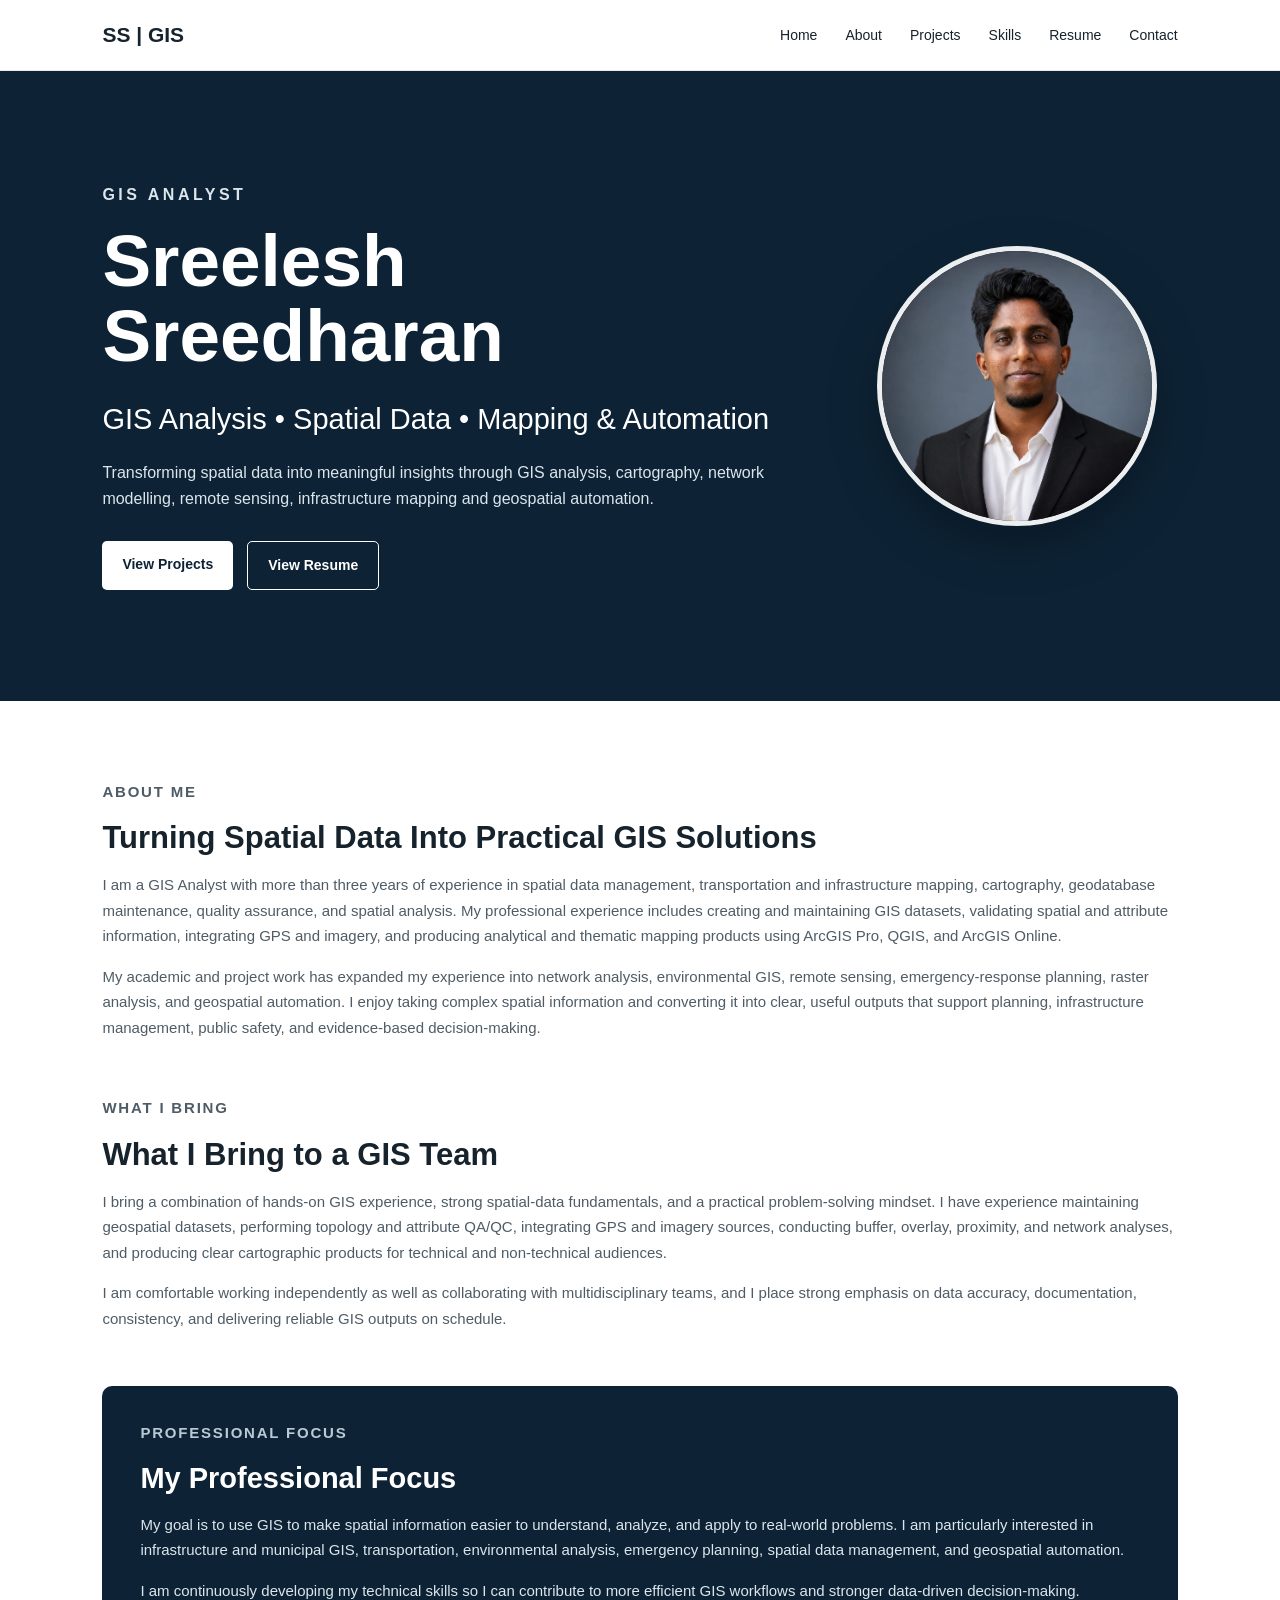
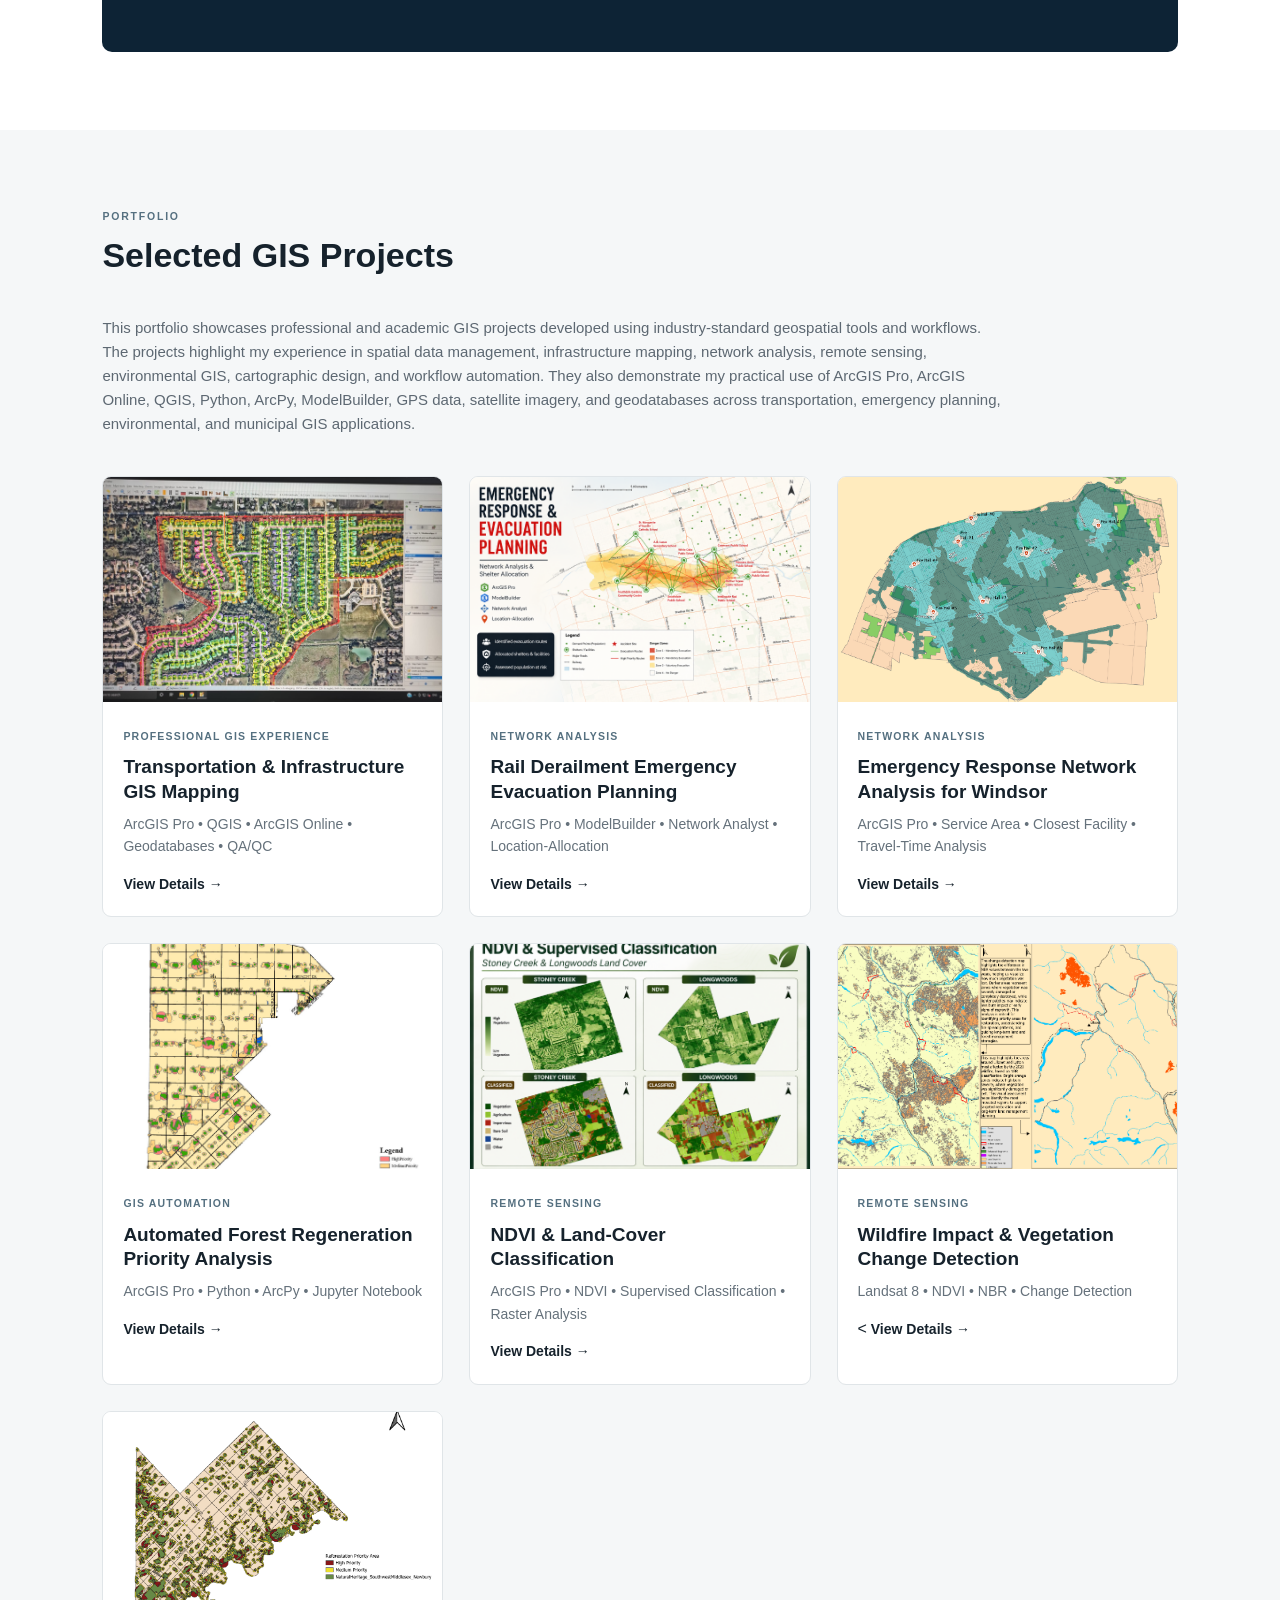
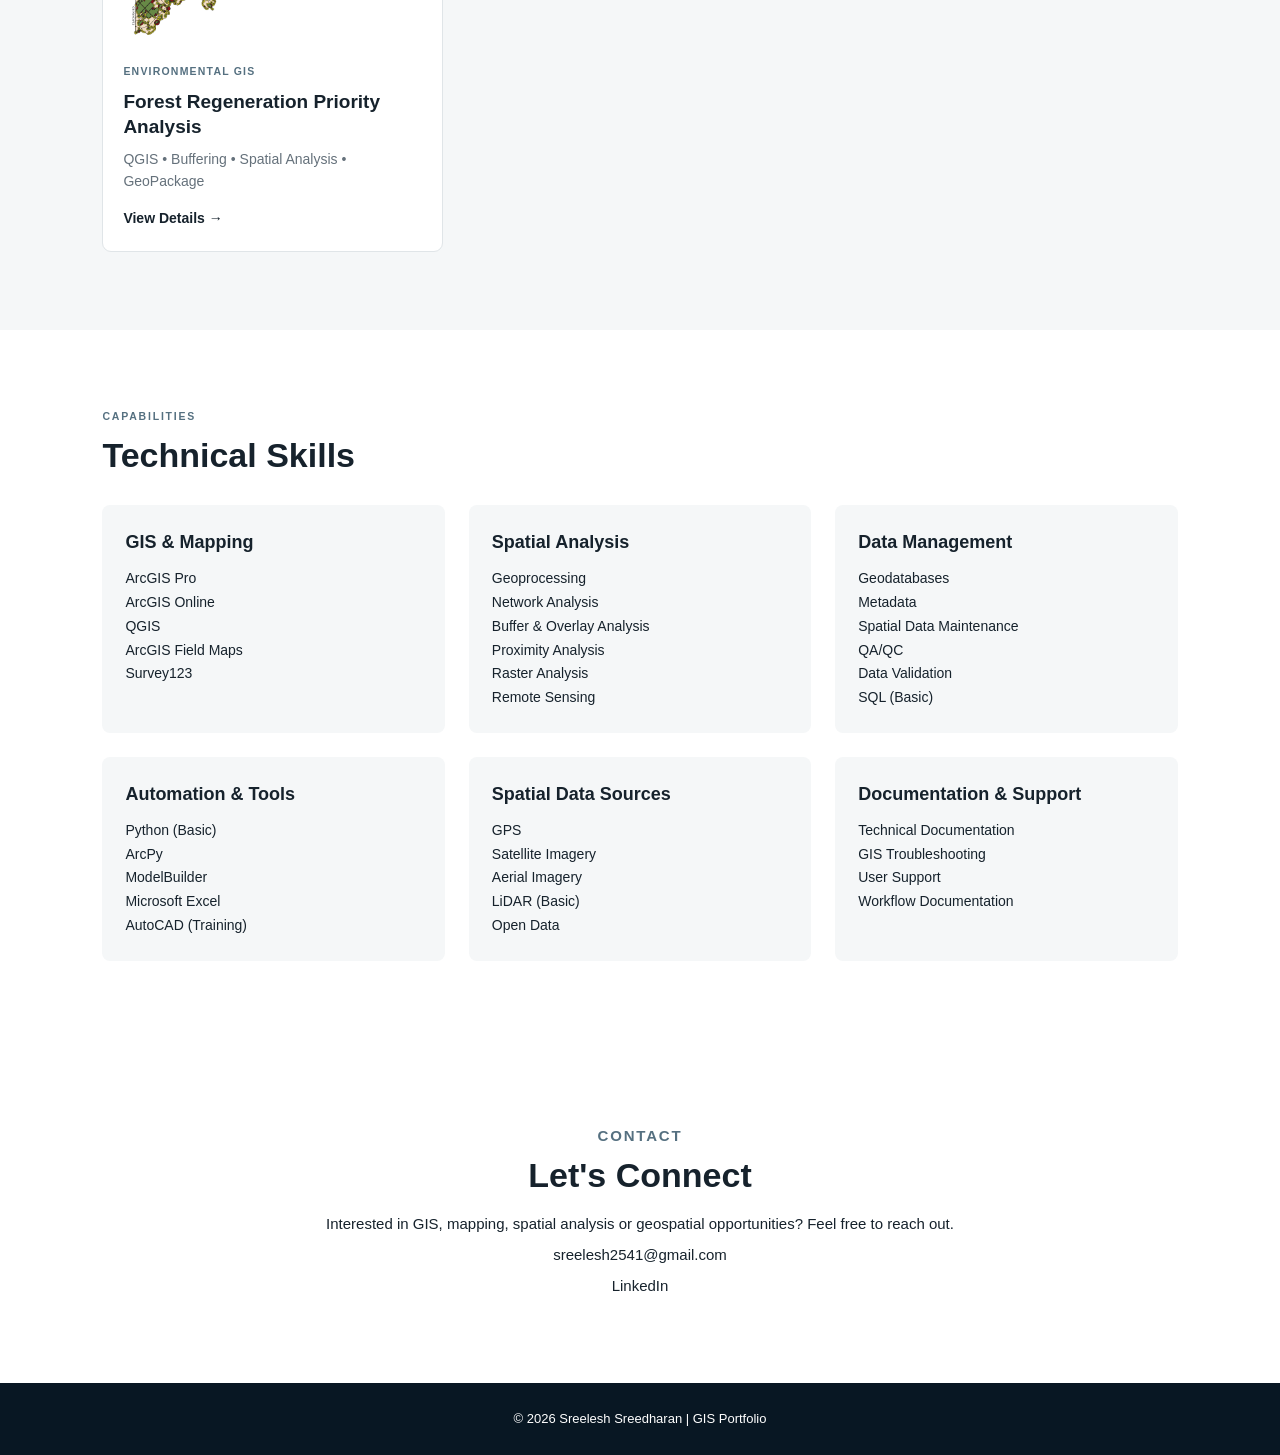
<file: index.html>
<!DOCTYPE html>
<html lang="en">

<head>
  <meta charset="UTF-8">
  <meta name="viewport" content="width=device-width, initial-scale=1.0">

  <title>Sreelesh Sreedharan | GIS Portfolio</title>

  <meta
    name="description"
    content="GIS portfolio of Sreelesh Sreedharan showcasing professional GIS experience, spatial analysis, network analysis, remote sensing, environmental GIS and geospatial automation."
  >

  <link rel="stylesheet" href="style.css">
</head>


<body>

<header class="navbar">

  <div class="logo">SS | GIS</div>

  <nav>
    <a href="#home">Home</a>
    <a href="#about">About</a>
    <a href="#projects">Projects</a>
    <a href="#skills">Skills</a>
    <a href="Sreelesh Sreedharan_Resume.pdf" target="_blank">Resume</a>
    <a href="#contact">Contact</a>
  </nav>

</header>


<main>


<!-- HERO -->

<section id="home" class="hero">

  <div class="hero-inner">

    <div class="hero-content">

      <p class="eyebrow">GIS ANALYST</p>

      <h1>Sreelesh Sreedharan</h1>

      <h2>
        GIS Analysis • Spatial Data • Mapping & Automation
      </h2>

      <p>
        Transforming spatial data into meaningful insights through GIS analysis,
        cartography, network modelling, remote sensing, infrastructure mapping
        and geospatial automation.
      </p>

      <div class="hero-buttons">

        <a class="button primary" href="#projects">
          View Projects
        </a>

        <a
          class="button secondary"
          href="Sreelesh Sreedharan_Resume.pdf"
          target="_blank"
        >
          View Resume
        </a>

      </div>

    </div>


    <div class="hero-photo">

      <img
        src="Profile.jpeg"
        alt="Sreelesh Sreedharan, GIS Analyst"
      >

    </div>

  </div>

</section>



<!-- ABOUT -->

<section id="about" class="section about-section">

  <div class="about-block">

    <p class="section-label">ABOUT ME</p>

    <h2>Turning Spatial Data Into Practical GIS Solutions</h2>

    <p>
      I am a GIS Analyst with more than three years of experience in spatial
      data management, transportation and infrastructure mapping, cartography,
      geodatabase maintenance, quality assurance, and spatial analysis.
      My professional experience includes creating and maintaining GIS datasets,
      validating spatial and attribute information, integrating GPS and imagery,
      and producing analytical and thematic mapping products using ArcGIS Pro,
      QGIS, and ArcGIS Online.
    </p>

    <p>
      My academic and project work has expanded my experience into network
      analysis, environmental GIS, remote sensing, emergency-response planning,
      raster analysis, and geospatial automation. I enjoy taking complex spatial
      information and converting it into clear, useful outputs that support
      planning, infrastructure management, public safety, and evidence-based
      decision-making.
    </p>

  </div>


  <div class="about-block">

    <p class="section-label">WHAT I BRING</p>

    <h2>What I Bring to a GIS Team</h2>

    <p>
      I bring a combination of hands-on GIS experience, strong spatial-data
      fundamentals, and a practical problem-solving mindset. I have experience
      maintaining geospatial datasets, performing topology and attribute QA/QC,
      integrating GPS and imagery sources, conducting buffer, overlay, proximity,
      and network analyses, and producing clear cartographic products for
      technical and non-technical audiences.
    </p>

    <p>
      I am comfortable working independently as well as collaborating with
      multidisciplinary teams, and I place strong emphasis on data accuracy,
      documentation, consistency, and delivering reliable GIS outputs on schedule.
    </p>

  </div>


  <div class="about-block professional-focus">

    <p class="section-label">PROFESSIONAL FOCUS</p>

    <h2>My Professional Focus</h2>

    <p>
      My goal is to use GIS to make spatial information easier to understand,
      analyze, and apply to real-world problems. I am particularly interested in
      infrastructure and municipal GIS, transportation, environmental analysis,
      emergency planning, spatial data management, and geospatial automation.
    </p>

    <p>
      I am continuously developing my technical skills so I can contribute to
      more efficient GIS workflows and stronger data-driven decision-making.
    </p>

  </div>

</section>


  <!-- PROJECTS -->

<section id="projects" class="section projects-section">

  <p class="section-label">PORTFOLIO</p>

  <h2>Selected GIS Projects</h2>

  <p class="section-intro">
    <p class="section-intro">
  This portfolio showcases professional and academic GIS projects developed
  using industry-standard geospatial tools and workflows. The projects highlight
  my experience in spatial data management, infrastructure mapping, network
  analysis, remote sensing, environmental GIS, cartographic design, and workflow
  automation. They also demonstrate my practical use of ArcGIS Pro, ArcGIS Online,
  QGIS, Python, ArcPy, ModelBuilder, GPS data, satellite imagery, and geodatabases
  across transportation, emergency planning, environmental, and municipal GIS
  applications.
</p>
  </p>


  <div class="project-grid">


    <!-- PROFESSIONAL GIS EXPERIENCE -->

    <article class="project-card">

      <img
        src="images/deduce-gis.png"
        alt="Transportation and infrastructure GIS mapping project"
      >

      <div class="project-content">

        <span class="category">PROFESSIONAL GIS EXPERIENCE</span>

        <h3>Transportation & Infrastructure GIS Mapping</h3>

        <p>
          ArcGIS Pro • QGIS • ArcGIS Online • Geodatabases • QA/QC
        </p>

        <a
  class="project-link"
  href="projects/deduce-gis.html"
>
  View Details →
</a>

      </div>

    </article>


    <!-- RAIL DERAILMENT EVACUATION -->

    <article class="project-card">

      <img
        src="images/evacuation.png"
        alt="Rail derailment emergency evacuation planning map"
      >

      <div class="project-content">

        <span class="category">NETWORK ANALYSIS</span>

        <h3>Rail Derailment Emergency Evacuation Planning</h3>

        <p>
          ArcGIS Pro • ModelBuilder • Network Analyst • Location-Allocation
        </p>

        <a
  class="project-link"
  href="projects/evacuation.html"
>
  View Details →
</a>

      </div>

    </article>


    <!-- WINDSOR NETWORK ANALYSIS -->

    <article class="project-card">

      <img
        src="images/windsor-network.png"
        alt="Emergency response network analysis for Windsor"
      >

      <div class="project-content">

        <span class="category">NETWORK ANALYSIS</span>

        <h3>Emergency Response Network Analysis for Windsor</h3>

        <p>
          ArcGIS Pro • Service Area • Closest Facility • Travel-Time Analysis
        </p>

        <a
  class="project-link"
  href="projects/windsor-network.html"
>
  View Details →
</a>

      </div>

    </article>


    <!-- AUTOMATED FOREST ANALYSIS -->

    <article class="project-card">

      <img
        src="images/forest-python.png"
        alt="Automated forest regeneration priority analysis map"
      >

      <div class="project-content">

        <span class="category">GIS AUTOMATION</span>

        <h3>Automated Forest Regeneration Priority Analysis</h3>

        <p>
          ArcGIS Pro • Python • ArcPy • Jupyter Notebook
        </p>

        <a
  class="project-link"
  href="projects/forest-python.html"
>
  View Details →
</a>

      </div>

    </article>


    <!-- NDVI AND LAND-COVER CLASSIFICATION -->

    <article class="project-card">

      <img
        src="images/ndvi.png"
        alt="NDVI and supervised land-cover classification maps"
      >

      <div class="project-content">

        <span class="category">REMOTE SENSING</span>

        <h3>NDVI &amp; Land-Cover Classification</h3>

        <p>
          ArcGIS Pro • NDVI • Supervised Classification • Raster Analysis
        </p>

       <a
  class="project-link"
  href="projects/ndvi.html"
>
  View Details →
</a>

      </div>

    </article>


    <!-- WILDFIRE CHANGE DETECTION -->

    <article class="project-card">

      <img
        src="images/wildfire.png"
        alt="Wildfire impact and vegetation change-detection maps"
      >

      <div class="project-content">

        <span class="category">REMOTE SENSING</span>

        <h3>Wildfire Impact &amp; Vegetation Change Detection</h3>

        <p>
          Landsat 8 • NDVI • NBR • Change Detection
        </p>

        <<a
  class="project-link"
  href="projects/wildfire.html"
>
  View Details →
</a>

      </div>

    </article>


    <!-- QGIS FOREST ANALYSIS -->

    <article class="project-card">

      <img
        src="images/forest-qgis.png"
        alt="Forest regeneration priority analysis completed in QGIS"
      >

      <div class="project-content">

        <span class="category">ENVIRONMENTAL GIS</span>

        <h3>Forest Regeneration Priority Analysis</h3>

        <p>
          QGIS • Buffering • Spatial Analysis • GeoPackage
        </p>

        <a
  class="project-link"
  href="projects/forest-qgis.html"
>
  View Details →
</a>

      </div>

    </article>


  </div>

</section>



<!-- SKILLS -->

<section id="skills" class="section">

  <p class="section-label">CAPABILITIES</p>

  <h2>Technical Skills</h2>


  <div class="skills-grid">

    <div>

      <h3>GIS & Mapping</h3>

      <p>
        ArcGIS Pro<br>
        ArcGIS Online<br>
        QGIS<br>
        ArcGIS Field Maps<br>
        Survey123
      </p>

    </div>


    <div>

      <h3>Spatial Analysis</h3>

      <p>
        Geoprocessing<br>
        Network Analysis<br>
        Buffer & Overlay Analysis<br>
        Proximity Analysis<br>
        Raster Analysis<br>
        Remote Sensing
      </p>

    </div>


    <div>

      <h3>Data Management</h3>

      <p>
        Geodatabases<br>
        Metadata<br>
        Spatial Data Maintenance<br>
        QA/QC<br>
        Data Validation<br>
        SQL (Basic)
      </p>

    </div>


    <div>

      <h3>Automation & Tools</h3>

      <p>
        Python (Basic)<br>
        ArcPy<br>
        ModelBuilder<br>
        Microsoft Excel<br>
        AutoCAD (Training)
      </p>

    </div>


    <div>

      <h3>Spatial Data Sources</h3>

      <p>
        GPS<br>
        Satellite Imagery<br>
        Aerial Imagery<br>
        LiDAR (Basic)<br>
        Open Data
      </p>

    </div>


    <div>

      <h3>Documentation & Support</h3>

      <p>
        Technical Documentation<br>
        GIS Troubleshooting<br>
        User Support<br>
        Workflow Documentation
      </p>

    </div>

  </div>

</section>



<!-- CONTACT -->

<section id="contact" class="section contact">

  <p class="section-label">CONTACT</p>

  <h2>Let's Connect</h2>

  <p>
    Interested in GIS, mapping, spatial analysis or geospatial opportunities?
    Feel free to reach out.
  </p>

  <p>
    <a href="mailto:sreelesh2541@gmail.com">
      sreelesh2541@gmail.com
    </a>
  </p>

  <p>
    <a
      href="https://www.linkedin.com/in/sreelesh-sreedharan-0631961a0"
      target="_blank"
    >
      LinkedIn
    </a>
  </p>

</section>


</main>


<footer>

  <p>
    © 2026 Sreelesh Sreedharan | GIS Portfolio
  </p>

</footer>


</body>

</html>
</file>
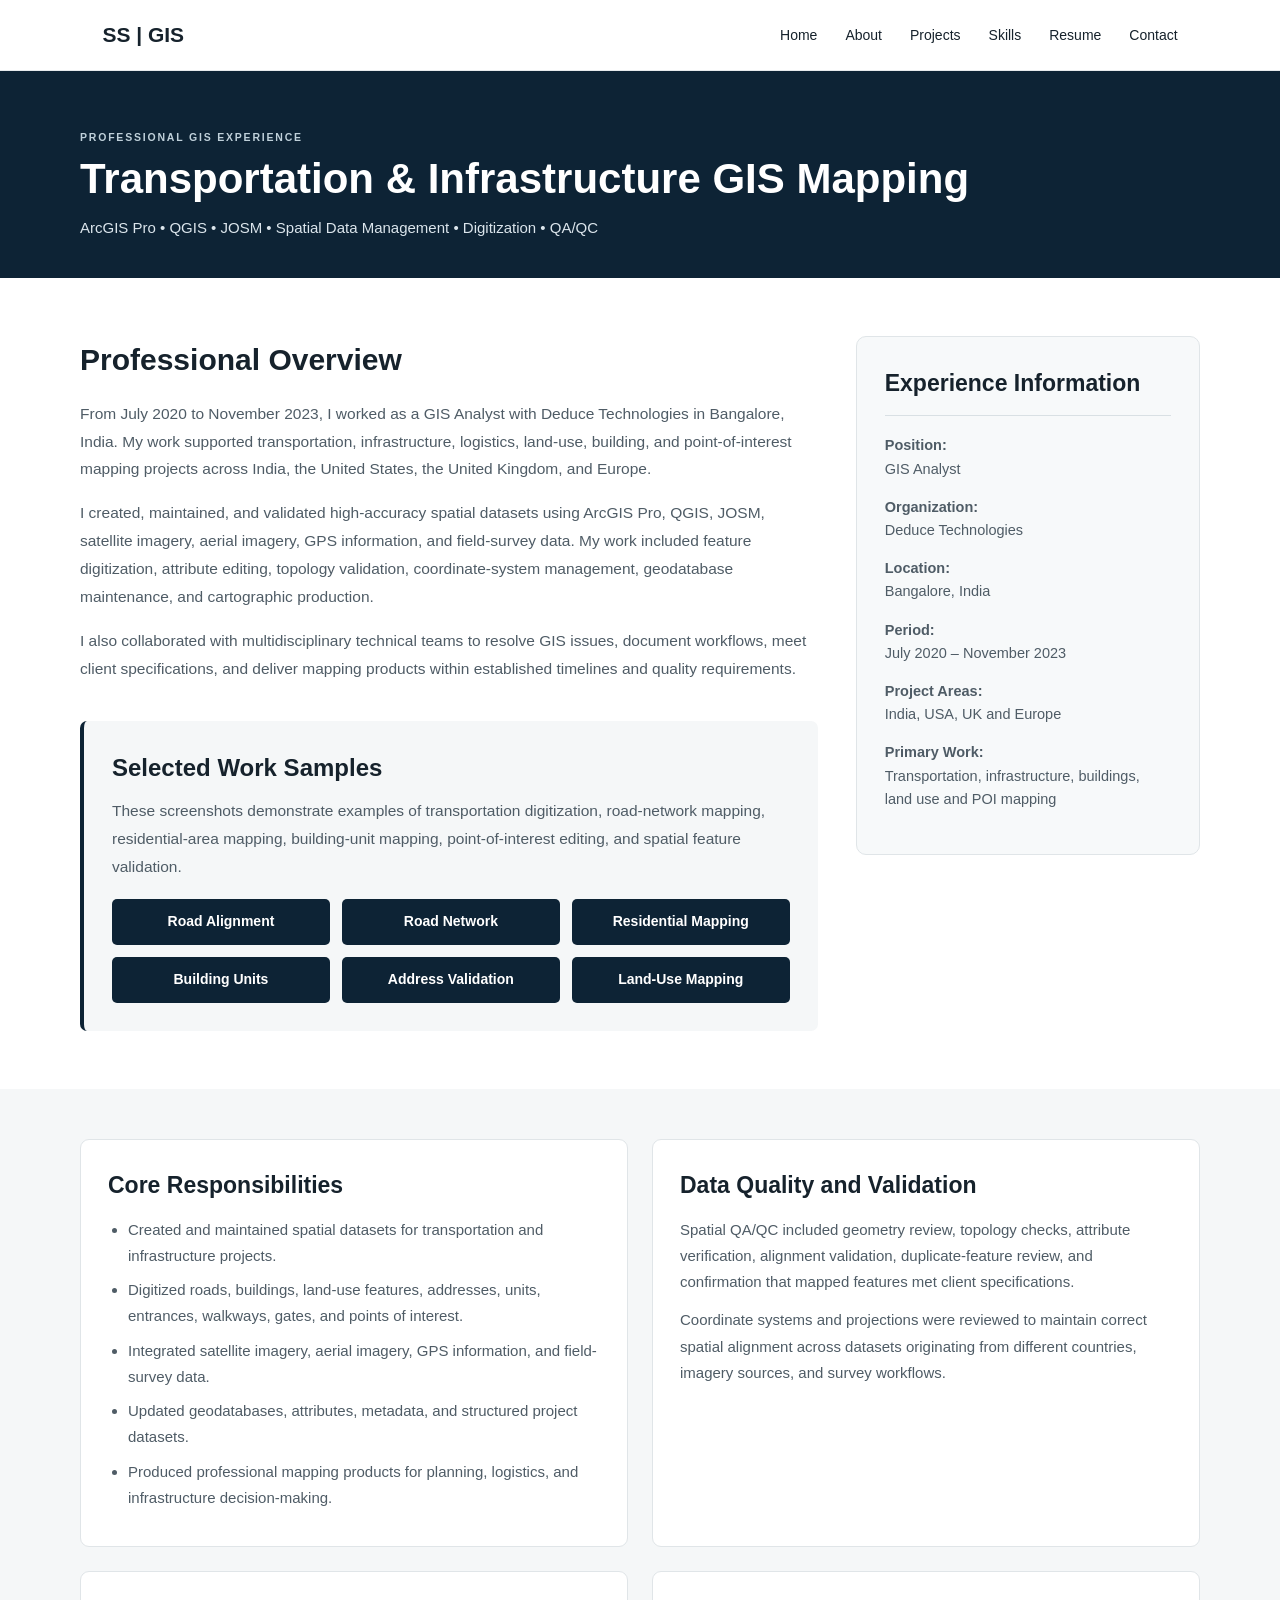
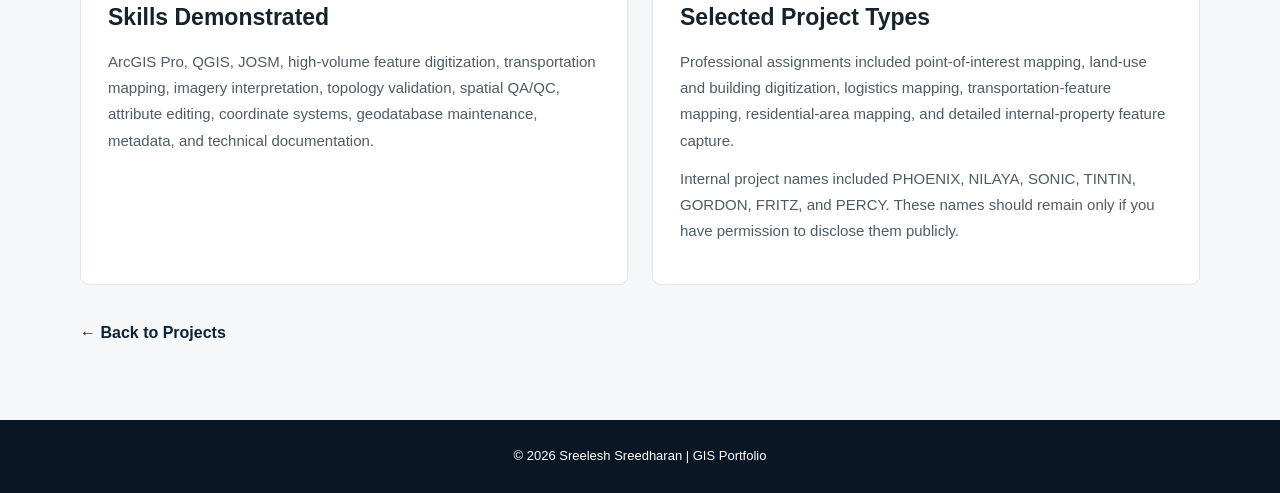
<file: projects/deduce-gis.html>
<!DOCTYPE html>
<html lang="en">

<head>
  <meta charset="UTF-8">

  <meta
    name="viewport"
    content="width=device-width, initial-scale=1.0"
  >

  <title>
    Transportation and Infrastructure GIS Mapping | Sreelesh Sreedharan
  </title>

  <meta
    name="description"
    content="Professional GIS experience involving transportation mapping, infrastructure digitization, spatial data management, imagery interpretation, QA/QC, and geodatabase maintenance."
  >

  <link rel="stylesheet" href="../style.css">
</head>

<body>

  <header class="navbar">

    <div class="logo">SS | GIS</div>

    <nav>
      <a href="../index.html">Home</a>
      <a href="../index.html#about">About</a>
      <a href="../index.html#projects">Projects</a>
      <a href="../index.html#skills">Skills</a>

      <a
        href="../Sreelesh Sreedharan_Resume.pdf"
        target="_blank"
        rel="noopener noreferrer"
      >
        Resume
      </a>

      <a href="../index.html#contact">Contact</a>
    </nav>

  </header>


  <main class="project-detail-page">

    <section class="project-detail-header">

      <div class="project-detail-container">

        <p class="section-label">PROFESSIONAL GIS EXPERIENCE</p>

        <h1>Transportation &amp; Infrastructure GIS Mapping</h1>

        <p class="project-tools">
          ArcGIS Pro • QGIS • JOSM • Spatial Data Management • Digitization • QA/QC
        </p>

      </div>

    </section>


    <section class="project-overview-section">

      <div class="project-detail-container">

        <div class="project-overview-grid">


          <div class="project-main-overview">

            <h2>Professional Overview</h2>

            <p>
              From July 2020 to November 2023, I worked as a GIS Analyst with
              Deduce Technologies in Bangalore, India. My work supported
              transportation, infrastructure, logistics, land-use, building,
              and point-of-interest mapping projects across India, the United
              States, the United Kingdom, and Europe.
            </p>

            <p>
              I created, maintained, and validated high-accuracy spatial
              datasets using ArcGIS Pro, QGIS, JOSM, satellite imagery, aerial
              imagery, GPS information, and field-survey data. My work included
              feature digitization, attribute editing, topology validation,
              coordinate-system management, geodatabase maintenance, and
              cartographic production.
            </p>

            <p>
              I also collaborated with multidisciplinary technical teams to
              resolve GIS issues, document workflows, meet client
              specifications, and deliver mapping products within established
              timelines and quality requirements.
            </p>


            <div class="project-pdf-box">

              <h2>Selected Work Samples</h2>

              <p>
                These screenshots demonstrate examples of transportation
                digitization, road-network mapping, residential-area mapping,
                building-unit mapping, point-of-interest editing, and spatial
                feature validation.
              </p>

              <div class="project-file-links">

                <a
                  class="file-button"
                  href="../project-files/deduce-gis/road-alignment-qgis.jpeg"
                  target="_blank"
                  rel="noopener noreferrer"
                >
                  Road Alignment
                </a>

                <a
                  class="file-button"
                  href="../project-files/deduce-gis/road-network-qgis.jpeg"
                  target="_blank"
                  rel="noopener noreferrer"
                >
                  Road Network
                </a>

                <a
                  class="file-button"
                  href="../project-files/deduce-gis/residential-mapping.png"
                  target="_blank"
                  rel="noopener noreferrer"
                >
                  Residential Mapping
                </a>

                <a
                  class="file-button"
                  href="../project-files/deduce-gis/building-units.jpeg"
                  target="_blank"
                  rel="noopener noreferrer"
                >
                  Building Units
                </a>

                <a
                  class="file-button"
                  href="../project-files/deduce-gis/address-validation.jpeg"
                  target="_blank"
                  rel="noopener noreferrer"
                >
                  Address Validation
                </a>

                <a
                  class="file-button"
                  href="../project-files/deduce-gis/land-use-mapping.jpeg"
                  target="_blank"
                  rel="noopener noreferrer"
                >
                  Land-Use Mapping
                </a>

              </div>

            </div>

          </div>


          <aside class="project-info-card">

            <h2>Experience Information</h2>

            <div class="project-info-divider"></div>

            <p>
              <strong>Position:</strong><br>
              GIS Analyst
            </p>

            <p>
              <strong>Organization:</strong><br>
              Deduce Technologies
            </p>

            <p>
              <strong>Location:</strong><br>
              Bangalore, India
            </p>

            <p>
              <strong>Period:</strong><br>
              July 2020 – November 2023
            </p>

            <p>
              <strong>Project Areas:</strong><br>
              India, USA, UK and Europe
            </p>

            <p>
              <strong>Primary Work:</strong><br>
              Transportation, infrastructure, buildings, land use and POI mapping
            </p>

          </aside>

        </div>

      </div>

    </section>


    <section class="project-content-section">

      <div class="project-detail-container">

        <div class="project-content-grid">


          <article class="project-content-card">

            <h2>Core Responsibilities</h2>

            <ul>
              <li>
                Created and maintained spatial datasets for transportation and
                infrastructure projects.
              </li>

              <li>
                Digitized roads, buildings, land-use features, addresses, units,
                entrances, walkways, gates, and points of interest.
              </li>

              <li>
                Integrated satellite imagery, aerial imagery, GPS information,
                and field-survey data.
              </li>

              <li>
                Updated geodatabases, attributes, metadata, and structured
                project datasets.
              </li>

              <li>
                Produced professional mapping products for planning, logistics,
                and infrastructure decision-making.
              </li>
            </ul>

          </article>


          <article class="project-content-card">

            <h2>Data Quality and Validation</h2>

            <p>
              Spatial QA/QC included geometry review, topology checks, attribute
              verification, alignment validation, duplicate-feature review, and
              confirmation that mapped features met client specifications.
            </p>

            <p>
              Coordinate systems and projections were reviewed to maintain
              correct spatial alignment across datasets originating from
              different countries, imagery sources, and survey workflows.
            </p>

          </article>


          <article class="project-content-card">

            <h2>Skills Demonstrated</h2>

            <p>
              ArcGIS Pro, QGIS, JOSM, high-volume feature digitization,
              transportation mapping, imagery interpretation, topology
              validation, spatial QA/QC, attribute editing, coordinate systems,
              geodatabase maintenance, metadata, and technical documentation.
            </p>

          </article>


          <article class="project-content-card">

            <h2>Selected Project Types</h2>

            <p>
              Professional assignments included point-of-interest mapping,
              land-use and building digitization, logistics mapping,
              transportation-feature mapping, residential-area mapping, and
              detailed internal-property feature capture.
            </p>

            <p>
              Internal project names included PHOENIX, NILAYA, SONIC, TINTIN,
              GORDON, FRITZ, and PERCY. These names should remain only if you
              have permission to disclose them publicly.
            </p>

          </article>

        </div>


        <a
          class="back-link"
          href="../index.html#projects"
        >
          ← Back to Projects
        </a>

      </div>

    </section>

  </main>


  <footer>
    <p>© 2026 Sreelesh Sreedharan | GIS Portfolio</p>
  </footer>

</body>

</html>
</file>
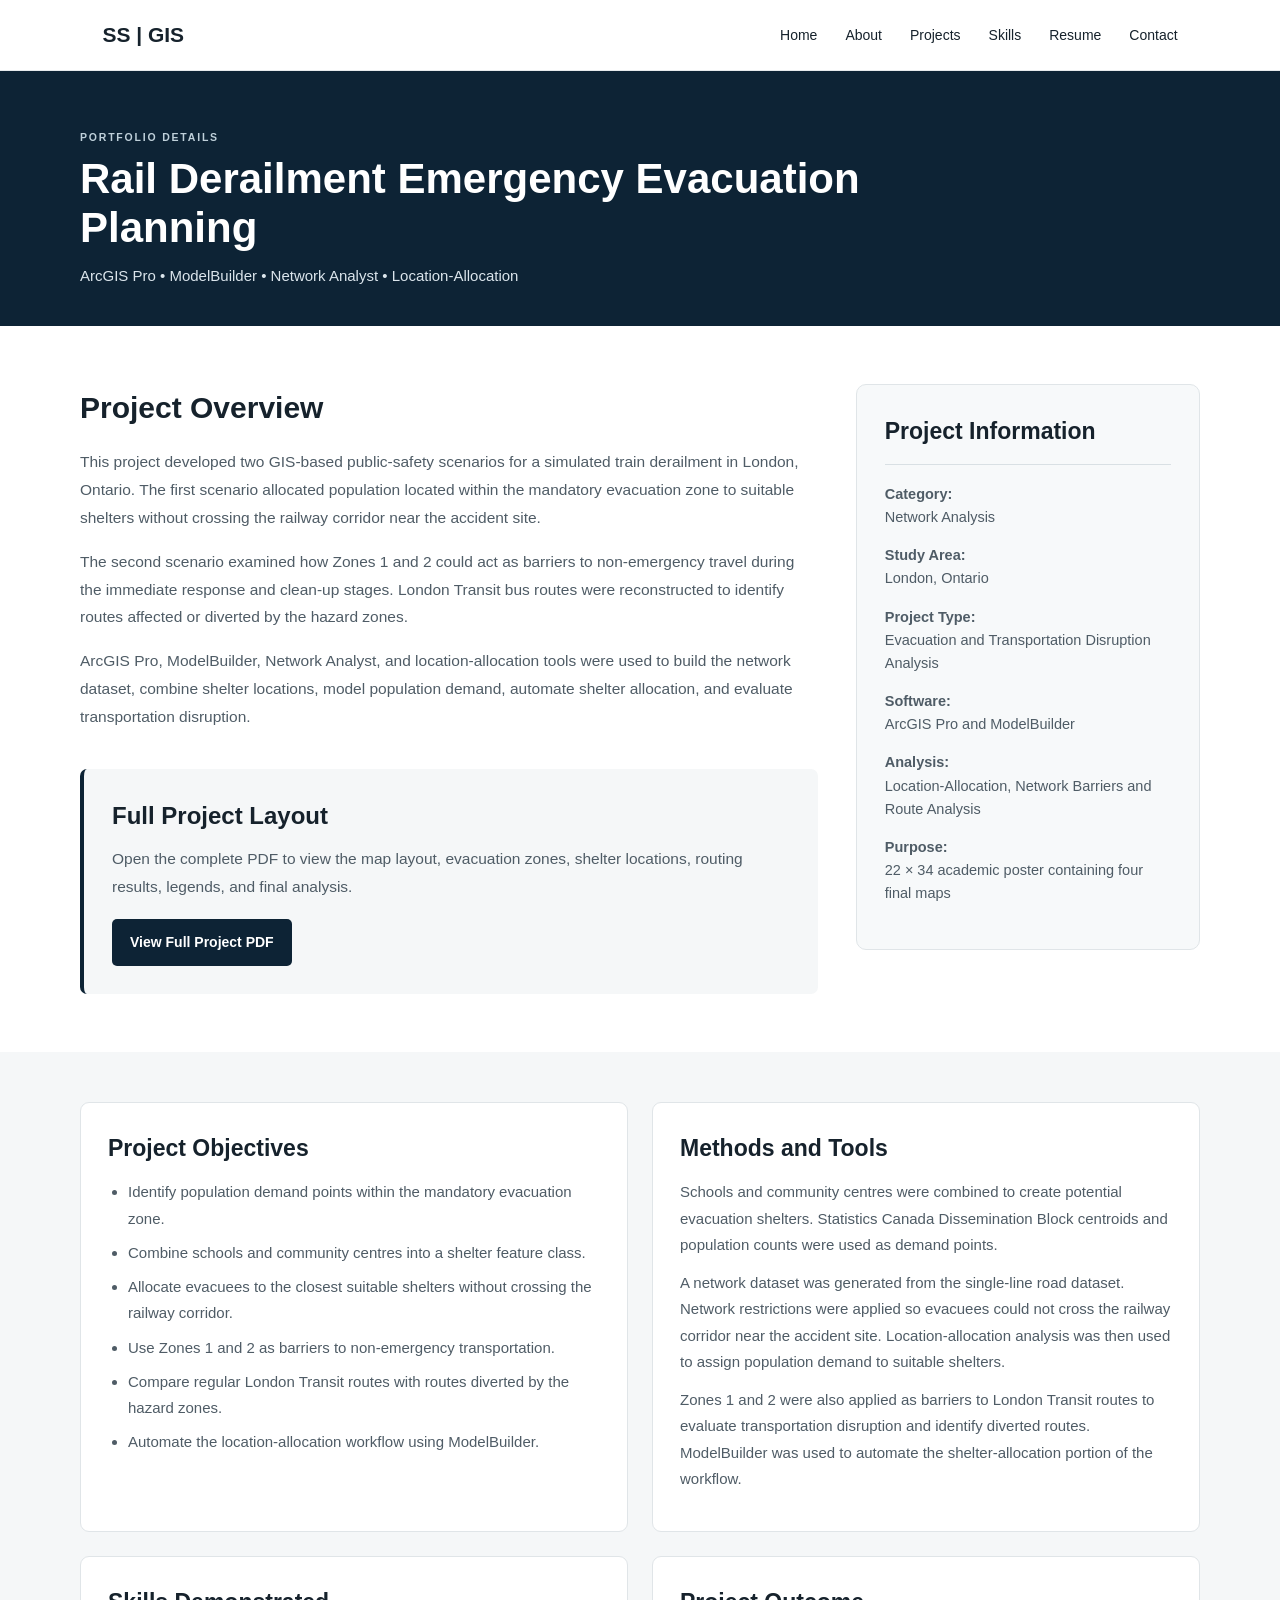
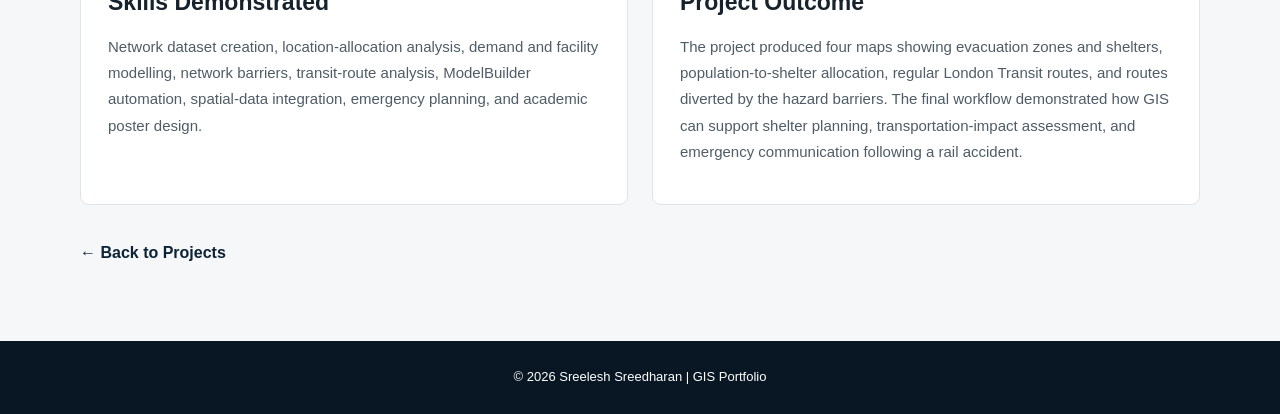
<file: projects/evacuation.html>
<!DOCTYPE html>
<html lang="en">

<head>
  <meta charset="UTF-8">

  <meta
    name="viewport"
    content="width=device-width, initial-scale=1.0"
  >

  <title>
    Rail Derailment Emergency Evacuation Planning | Sreelesh Sreedharan
  </title>

  <meta
    name="description"
    content="GIS-based rail derailment emergency evacuation planning project using ArcGIS Pro, ModelBuilder, Network Analyst, and location-allocation."
  >

  <link rel="stylesheet" href="../style.css">
</head>

<body>

  <header class="navbar">

    <div class="logo">SS | GIS</div>

    <nav>
      <a href="../index.html">Home</a>
      <a href="../index.html#about">About</a>
      <a href="../index.html#projects">Projects</a>
      <a href="../index.html#skills">Skills</a>

      <a
        href="../Sreelesh Sreedharan_Resume.pdf"
        target="_blank"
      >
        Resume
      </a>

      <a href="../index.html#contact">Contact</a>
    </nav>

  </header>


  <main class="project-detail-page">

    <section class="project-detail-header">

      <div class="project-detail-container">

        <p class="section-label">PORTFOLIO DETAILS</p>

        <h1>Rail Derailment Emergency Evacuation Planning</h1>

        <p class="project-tools">
          ArcGIS Pro • ModelBuilder • Network Analyst • Location-Allocation
        </p>

      </div>

    </section>


    <section class="project-overview-section">

      <div class="project-detail-container">

        <div class="project-overview-grid">


          <div class="project-main-overview">

   <h2>Project Overview</h2>

<p>
  This project developed two GIS-based public-safety scenarios for a simulated
  train derailment in London, Ontario. The first scenario allocated population
  located within the mandatory evacuation zone to suitable shelters without
  crossing the railway corridor near the accident site.
</p>

<p>
  The second scenario examined how Zones 1 and 2 could act as barriers to
  non-emergency travel during the immediate response and clean-up stages.
  London Transit bus routes were reconstructed to identify routes affected or
  diverted by the hazard zones.
</p>

<p>
  ArcGIS Pro, ModelBuilder, Network Analyst, and location-allocation tools were
  used to build the network dataset, combine shelter locations, model population
  demand, automate shelter allocation, and evaluate transportation disruption.
</p>


            <div class="project-pdf-box">

              <h2>Full Project Layout</h2>

              <p>
                Open the complete PDF to view the map layout, evacuation zones,
                shelter locations, routing results, legends, and final analysis.
              </p>

              <a
                class="file-button"
                href="../project-files/evacuation/evacuation-layout.pdf"
                target="_blank"
                rel="noopener noreferrer"
              >
                View Full Project PDF
              </a>

            </div>

          </div>


          <aside class="project-info-card">

            <h2>Project Information</h2>

            <div class="project-info-divider"></div>

            <p>
              <strong>Category:</strong><br>
              Network Analysis
            </p>

            <p>
              <strong>Study Area:</strong><br>
              London, Ontario
            </p>

            <p>
              <strong>Project Type:</strong><br>
              Evacuation and Transportation Disruption Analysis
            </p>

            <p>
              <strong>Software:</strong><br>
              ArcGIS Pro and ModelBuilder
            </p>

            <p>
              <strong>Analysis:</strong><br>
              Location-Allocation, Network Barriers and Route Analysis
            </p>

            <p>
              <strong>Purpose:</strong><br>
               22 × 34 academic poster containing four final maps
            </p>

          </aside>

        </div>

      </div>

    </section>


    <section class="project-content-section">

      <div class="project-detail-container">

        <div class="project-content-grid">


          <article class="project-content-card">

            <h2>Project Objectives</h2>

            <ul>
              <li>
                Identify population demand points within the mandatory evacuation zone.
              </li>

              <li>
                Combine schools and community centres into a shelter feature class.
              </li>

              <li>
                Allocate evacuees to the closest suitable shelters without crossing the
    railway corridor.
              </li>

              <li>
                Use Zones 1 and 2 as barriers to non-emergency transportation.
              </li>

              <li>
                Compare regular London Transit routes with routes diverted by the hazard
    zones.
              </li>
              <li>
    Automate the location-allocation workflow using ModelBuilder.
             </li>
            </ul>

          </article>


          <article class="project-content-card">

            <h2>Methods and Tools</h2>

            <p>
              Schools and community centres were combined to create potential evacuation
  shelters. Statistics Canada Dissemination Block centroids and population
  counts were used as demand points.
            </p>

            <p>
              A network dataset was generated from the single-line road dataset. Network
  restrictions were applied so evacuees could not cross the railway corridor
  near the accident site. Location-allocation analysis was then used to assign
  population demand to suitable shelters.
            </p>
             <p>
  Zones 1 and 2 were also applied as barriers to London Transit routes to
  evaluate transportation disruption and identify diverted routes. ModelBuilder
  was used to automate the shelter-allocation portion of the workflow.
             </p>
        
          </article>


          <article class="project-content-card">

            <h2>Skills Demonstrated</h2>

<p>
  Network dataset creation, location-allocation analysis, demand and facility
  modelling, network barriers, transit-route analysis, ModelBuilder automation,
  spatial-data integration, emergency planning, and academic poster design.
</p>

          </article>


          <article class="project-content-card">

            <h2>Project Outcome</h2>

<p>
  The project produced four maps showing evacuation zones and shelters,
  population-to-shelter allocation, regular London Transit routes, and routes
  diverted by the hazard barriers. The final workflow demonstrated how GIS can
  support shelter planning, transportation-impact assessment, and emergency
  communication following a rail accident.
</p>

          </article>

        </div>


        <a
          class="back-link"
          href="../index.html#projects"
        >
          ← Back to Projects
        </a>

      </div>

    </section>

  </main>


  <footer>
    <p>© 2026 Sreelesh Sreedharan | GIS Portfolio</p>
  </footer>

</body>

</html>
</file>
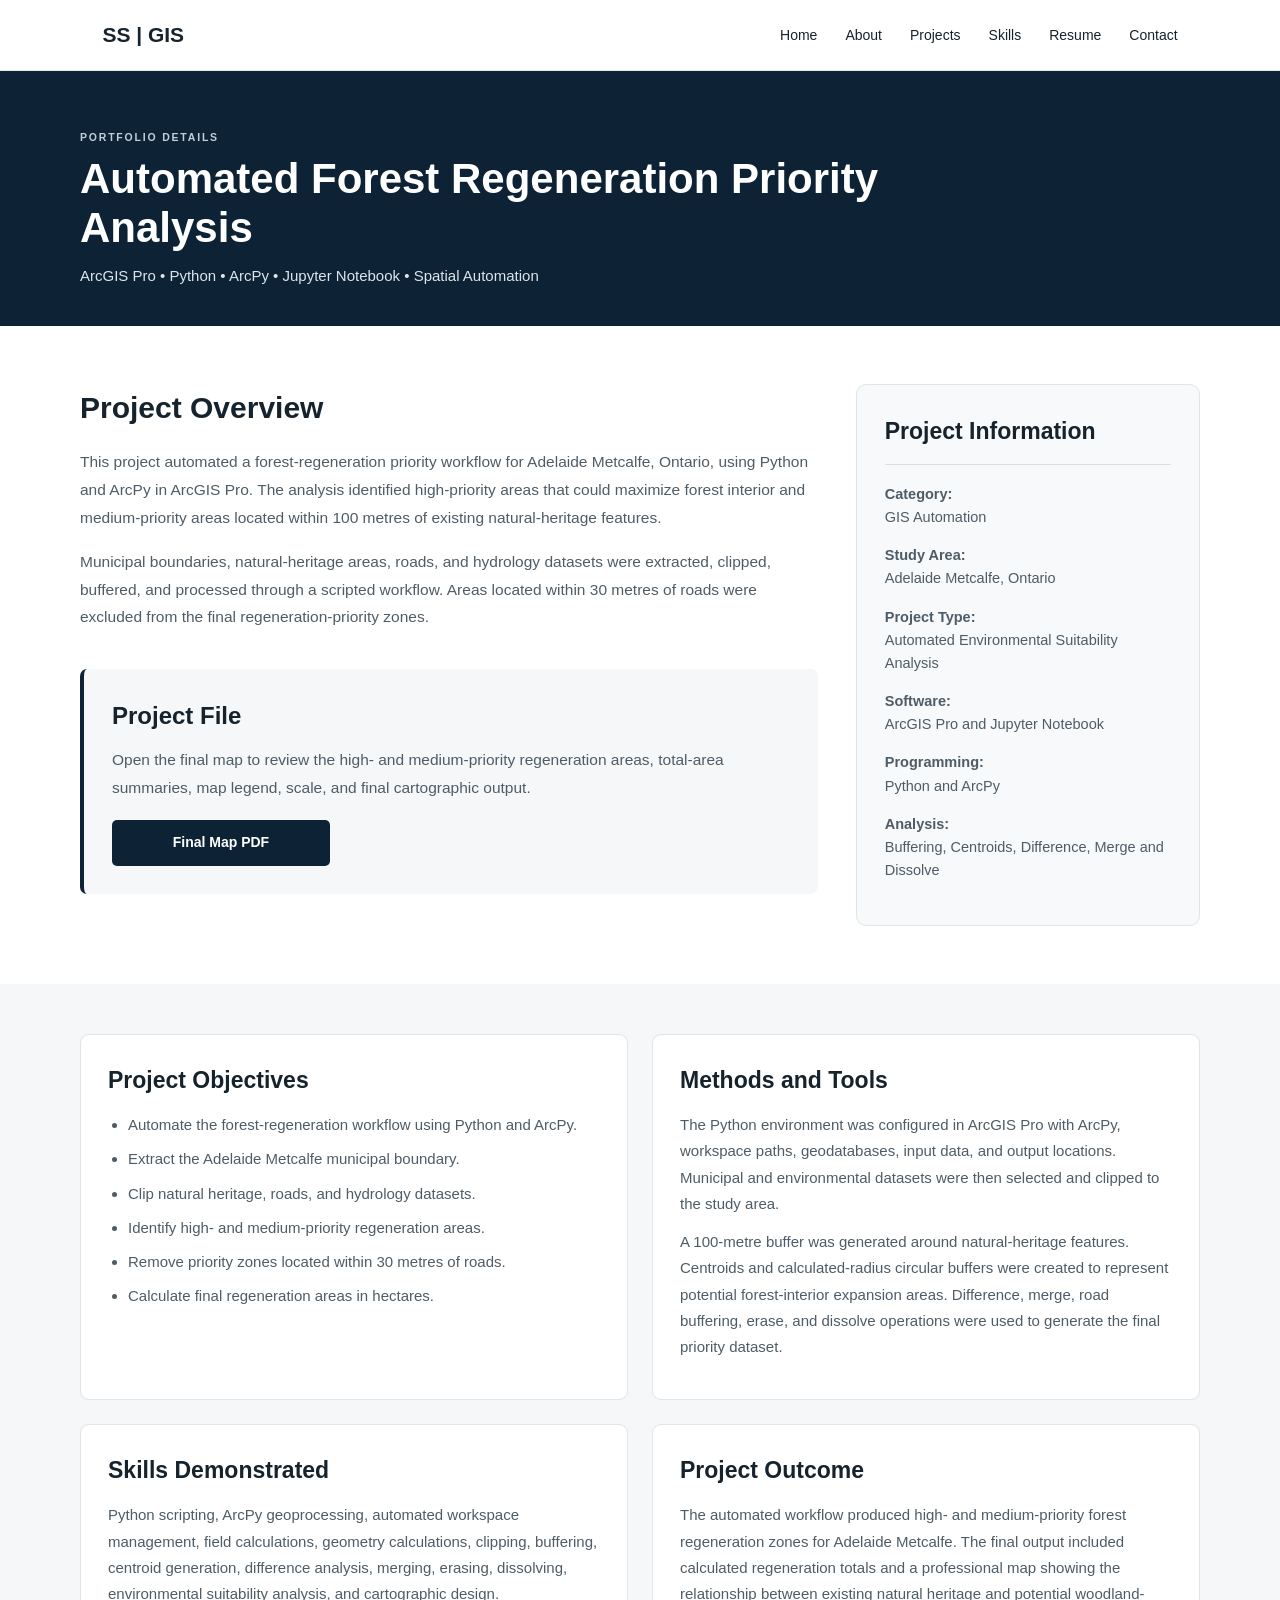
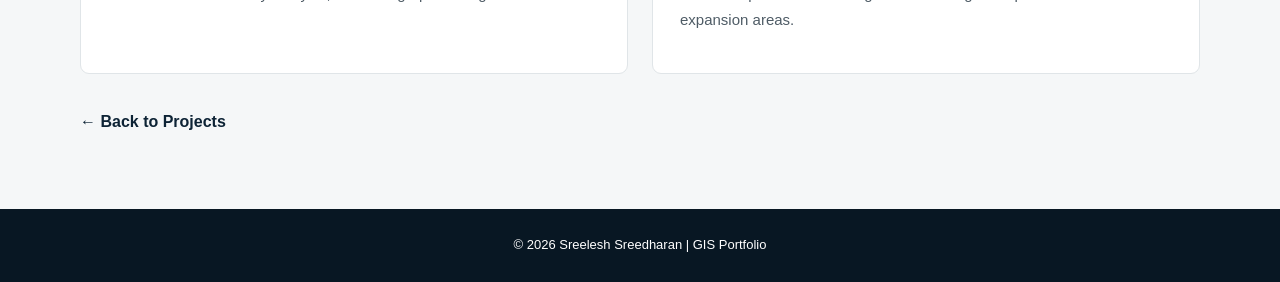
<file: projects/forest-python.html>
<!DOCTYPE html>
<html lang="en">

<head>
  <meta charset="UTF-8">

  <meta
    name="viewport"
    content="width=device-width, initial-scale=1.0"
  >

  <title>
    Automated Forest Regeneration Priority Analysis | Sreelesh Sreedharan
  </title>

  <meta
    name="description"
    content="Automated forest regeneration priority analysis for Adelaide Metcalfe using ArcGIS Pro, Python, ArcPy, Jupyter Notebook, buffering, difference analysis, and spatial automation."
  >

  <link rel="stylesheet" href="../style.css">
</head>

<body>

  <header class="navbar">

    <div class="logo">SS | GIS</div>

    <nav>
      <a href="../index.html">Home</a>
      <a href="../index.html#about">About</a>
      <a href="../index.html#projects">Projects</a>
      <a href="../index.html#skills">Skills</a>

      <a
        href="../Sreelesh Sreedharan_Resume.pdf"
        target="_blank"
        rel="noopener noreferrer"
      >
        Resume
      </a>

      <a href="../index.html#contact">Contact</a>
    </nav>

  </header>


  <main class="project-detail-page">

    <section class="project-detail-header">

      <div class="project-detail-container">

        <p class="section-label">PORTFOLIO DETAILS</p>

        <h1>Automated Forest Regeneration Priority Analysis</h1>

        <p class="project-tools">
          ArcGIS Pro • Python • ArcPy • Jupyter Notebook • Spatial Automation
        </p>

      </div>

    </section>


    <section class="project-overview-section">

      <div class="project-detail-container">

        <div class="project-overview-grid">


          <div class="project-main-overview">

            <h2>Project Overview</h2>

            <p>
              This project automated a forest-regeneration priority workflow for
              Adelaide Metcalfe, Ontario, using Python and ArcPy in ArcGIS Pro.
              The analysis identified high-priority areas that could maximize
              forest interior and medium-priority areas located within 100 metres
              of existing natural-heritage features.
            </p>

            <p>
              Municipal boundaries, natural-heritage areas, roads, and hydrology
              datasets were extracted, clipped, buffered, and processed through
              a scripted workflow. Areas located within 30 metres of roads were
              excluded from the final regeneration-priority zones.
            </p>


            <div class="project-pdf-box">

              <h2>Project File</h2>

              <p>
                Open the final map to review the high- and medium-priority
                regeneration areas, total-area summaries, map legend, scale,
                and final cartographic output.
              </p>

              <div class="project-file-links">

                <a
                  class="file-button"
                  href="../project-files/forest-python/forest-python-map.pdf"
                  target="_blank"
                  rel="noopener noreferrer"
                >
                  Final Map PDF
                </a>

              </div>

            </div>

          </div>


          <aside class="project-info-card">

            <h2>Project Information</h2>

            <div class="project-info-divider"></div>

            <p>
              <strong>Category:</strong><br>
              GIS Automation
            </p>

            <p>
              <strong>Study Area:</strong><br>
              Adelaide Metcalfe, Ontario
            </p>

            <p>
              <strong>Project Type:</strong><br>
              Automated Environmental Suitability Analysis
            </p>

            <p>
              <strong>Software:</strong><br>
              ArcGIS Pro and Jupyter Notebook
            </p>

            <p>
              <strong>Programming:</strong><br>
              Python and ArcPy
            </p>

            <p>
              <strong>Analysis:</strong><br>
              Buffering, Centroids, Difference, Merge and Dissolve
            </p>

          </aside>

        </div>

      </div>

    </section>


    <section class="project-content-section">

      <div class="project-detail-container">

        <div class="project-content-grid">


          <article class="project-content-card">

            <h2>Project Objectives</h2>

            <ul>
              <li>
                Automate the forest-regeneration workflow using Python and ArcPy.
              </li>

              <li>
                Extract the Adelaide Metcalfe municipal boundary.
              </li>

              <li>
                Clip natural heritage, roads, and hydrology datasets.
              </li>

              <li>
                Identify high- and medium-priority regeneration areas.
              </li>

              <li>
                Remove priority zones located within 30 metres of roads.
              </li>

              <li>
                Calculate final regeneration areas in hectares.
              </li>
            </ul>

          </article>


          <article class="project-content-card">

            <h2>Methods and Tools</h2>

            <p>
              The Python environment was configured in ArcGIS Pro with ArcPy,
              workspace paths, geodatabases, input data, and output locations.
              Municipal and environmental datasets were then selected and
              clipped to the study area.
            </p>

            <p>
              A 100-metre buffer was generated around natural-heritage features.
              Centroids and calculated-radius circular buffers were created to
              represent potential forest-interior expansion areas. Difference,
              merge, road buffering, erase, and dissolve operations were used to
              generate the final priority dataset.
            </p>

          </article>


          <article class="project-content-card">

            <h2>Skills Demonstrated</h2>

            <p>
              Python scripting, ArcPy geoprocessing, automated workspace
              management, field calculations, geometry calculations, clipping,
              buffering, centroid generation, difference analysis, merging,
              erasing, dissolving, environmental suitability analysis, and
              cartographic design.
            </p>

          </article>


          <article class="project-content-card">

            <h2>Project Outcome</h2>

            <p>
              The automated workflow produced high- and medium-priority forest
              regeneration zones for Adelaide Metcalfe. The final output
              included calculated regeneration totals and a professional map
              showing the relationship between existing natural heritage and
              potential woodland-expansion areas.
            </p>

          </article>

        </div>


        <a
          class="back-link"
          href="../index.html#projects"
        >
          ← Back to Projects
        </a>

      </div>

    </section>

  </main>


  <footer>
    <p>© 2026 Sreelesh Sreedharan | GIS Portfolio</p>
  </footer>

</body>

</html>
</file>
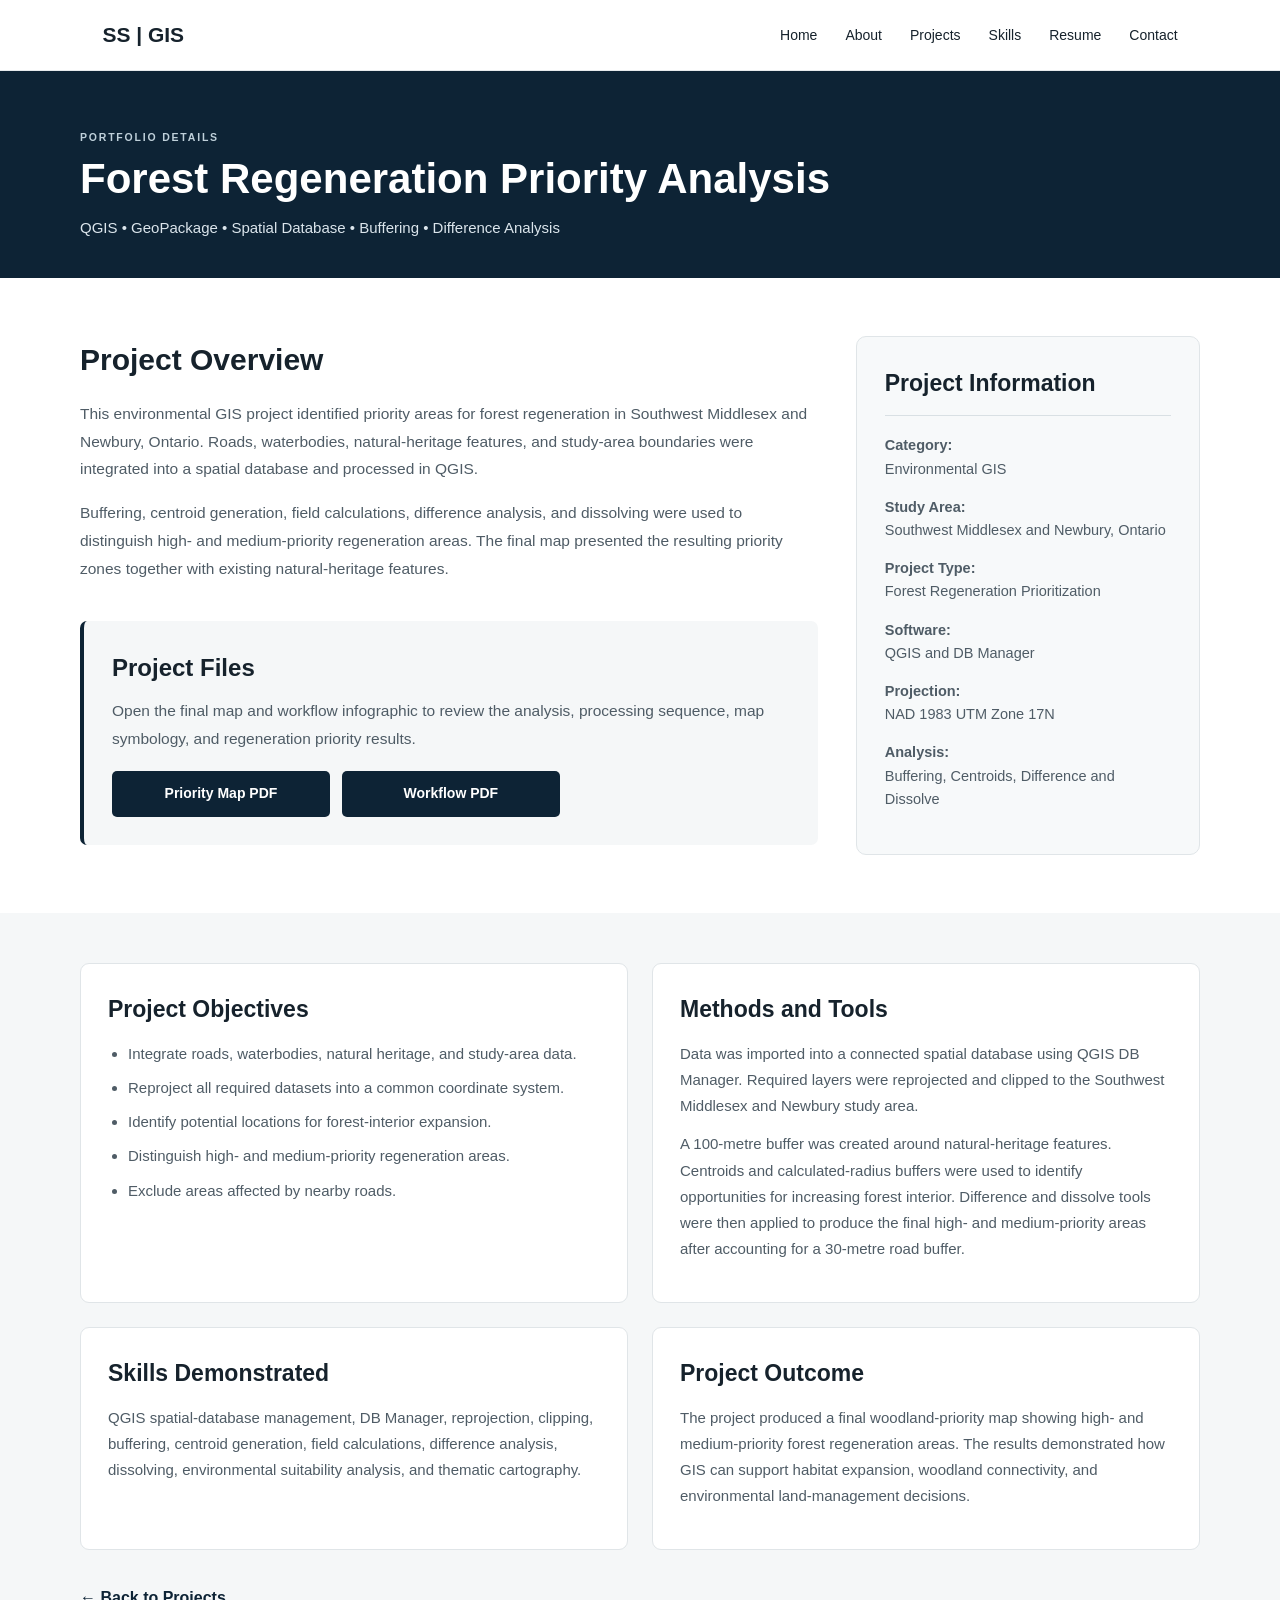
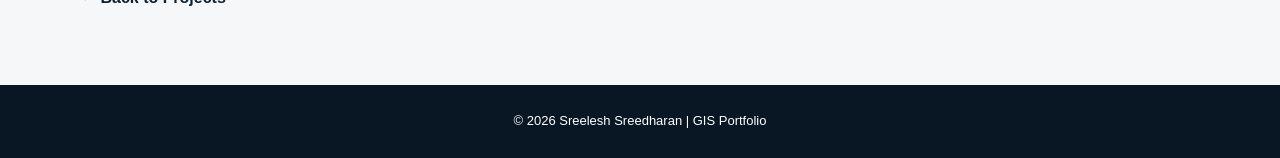
<file: projects/forest-qgis.html>
<!DOCTYPE html>
<html lang="en">

<head>
  <meta charset="UTF-8">

  <meta
    name="viewport"
    content="width=device-width, initial-scale=1.0"
  >

  <title>
    Forest Regeneration Priority Analysis | Sreelesh Sreedharan
  </title>

  <meta
    name="description"
    content="QGIS forest regeneration priority analysis for Southwest Middlesex and Newbury using spatial databases, buffering, difference analysis, centroids, and cartographic design."
  >

  <link rel="stylesheet" href="../style.css">
</head>

<body>

  <header class="navbar">

    <div class="logo">SS | GIS</div>

    <nav>
      <a href="../index.html">Home</a>
      <a href="../index.html#about">About</a>
      <a href="../index.html#projects">Projects</a>
      <a href="../index.html#skills">Skills</a>

      <a
        href="../Sreelesh Sreedharan_Resume.pdf"
        target="_blank"
        rel="noopener noreferrer"
      >
        Resume
      </a>

      <a href="../index.html#contact">Contact</a>
    </nav>

  </header>


  <main class="project-detail-page">

    <section class="project-detail-header">

      <div class="project-detail-container">

        <p class="section-label">PORTFOLIO DETAILS</p>

        <h1>Forest Regeneration Priority Analysis</h1>

        <p class="project-tools">
          QGIS • GeoPackage • Spatial Database • Buffering • Difference Analysis
        </p>

      </div>

    </section>


    <section class="project-overview-section">

      <div class="project-detail-container">

        <div class="project-overview-grid">


          <div class="project-main-overview">

            <h2>Project Overview</h2>

            <p>
              This environmental GIS project identified priority areas for
              forest regeneration in Southwest Middlesex and Newbury, Ontario.
              Roads, waterbodies, natural-heritage features, and study-area
              boundaries were integrated into a spatial database and processed
              in QGIS.
            </p>

            <p>
              Buffering, centroid generation, field calculations, difference
              analysis, and dissolving were used to distinguish high- and
              medium-priority regeneration areas. The final map presented the
              resulting priority zones together with existing natural-heritage
              features.
            </p>


            <div class="project-pdf-box">

              <h2>Project Files</h2>

              <p>
                Open the final map and workflow infographic to review the
                analysis, processing sequence, map symbology, and regeneration
                priority results.
              </p>

              <div class="project-file-links">

                <a
                  class="file-button"
                  href="../project-files/forest-qgis/forest-priority-map.pdf"
                  target="_blank"
                  rel="noopener noreferrer"
                >
                  Priority Map PDF
                </a>

                <a
                  class="file-button"
                  href="../project-files/forest-qgis/forest-workflow.pdf"
                  target="_blank"
                  rel="noopener noreferrer"
                >
                  Workflow PDF
                </a>

              </div>

            </div>

          </div>


          <aside class="project-info-card">

            <h2>Project Information</h2>

            <div class="project-info-divider"></div>

            <p>
              <strong>Category:</strong><br>
              Environmental GIS
            </p>

            <p>
              <strong>Study Area:</strong><br>
              Southwest Middlesex and Newbury, Ontario
            </p>

            <p>
              <strong>Project Type:</strong><br>
              Forest Regeneration Prioritization
            </p>

            <p>
              <strong>Software:</strong><br>
              QGIS and DB Manager
            </p>

            <p>
              <strong>Projection:</strong><br>
              NAD 1983 UTM Zone 17N
            </p>

            <p>
              <strong>Analysis:</strong><br>
              Buffering, Centroids, Difference and Dissolve
            </p>

          </aside>

        </div>

      </div>

    </section>


    <section class="project-content-section">

      <div class="project-detail-container">

        <div class="project-content-grid">


          <article class="project-content-card">

            <h2>Project Objectives</h2>

            <ul>
              <li>
                Integrate roads, waterbodies, natural heritage, and study-area data.
              </li>

              <li>
                Reproject all required datasets into a common coordinate system.
              </li>

              <li>
                Identify potential locations for forest-interior expansion.
              </li>

              <li>
                Distinguish high- and medium-priority regeneration areas.
              </li>

              <li>
                Exclude areas affected by nearby roads.
              </li>
            </ul>

          </article>


          <article class="project-content-card">

            <h2>Methods and Tools</h2>

            <p>
              Data was imported into a connected spatial database using QGIS DB
              Manager. Required layers were reprojected and clipped to the
              Southwest Middlesex and Newbury study area.
            </p>

            <p>
              A 100-metre buffer was created around natural-heritage features.
              Centroids and calculated-radius buffers were used to identify
              opportunities for increasing forest interior. Difference and
              dissolve tools were then applied to produce the final high- and
              medium-priority areas after accounting for a 30-metre road buffer.
            </p>

          </article>


          <article class="project-content-card">

            <h2>Skills Demonstrated</h2>

            <p>
              QGIS spatial-database management, DB Manager, reprojection,
              clipping, buffering, centroid generation, field calculations,
              difference analysis, dissolving, environmental suitability
              analysis, and thematic cartography.
            </p>

          </article>


          <article class="project-content-card">

            <h2>Project Outcome</h2>

            <p>
              The project produced a final woodland-priority map showing high-
              and medium-priority forest regeneration areas. The results
              demonstrated how GIS can support habitat expansion, woodland
              connectivity, and environmental land-management decisions.
            </p>

          </article>

        </div>


        <a
          class="back-link"
          href="../index.html#projects"
        >
          ← Back to Projects
        </a>

      </div>

    </section>

  </main>


  <footer>
    <p>© 2026 Sreelesh Sreedharan | GIS Portfolio</p>
  </footer>

</body>

</html>
</file>
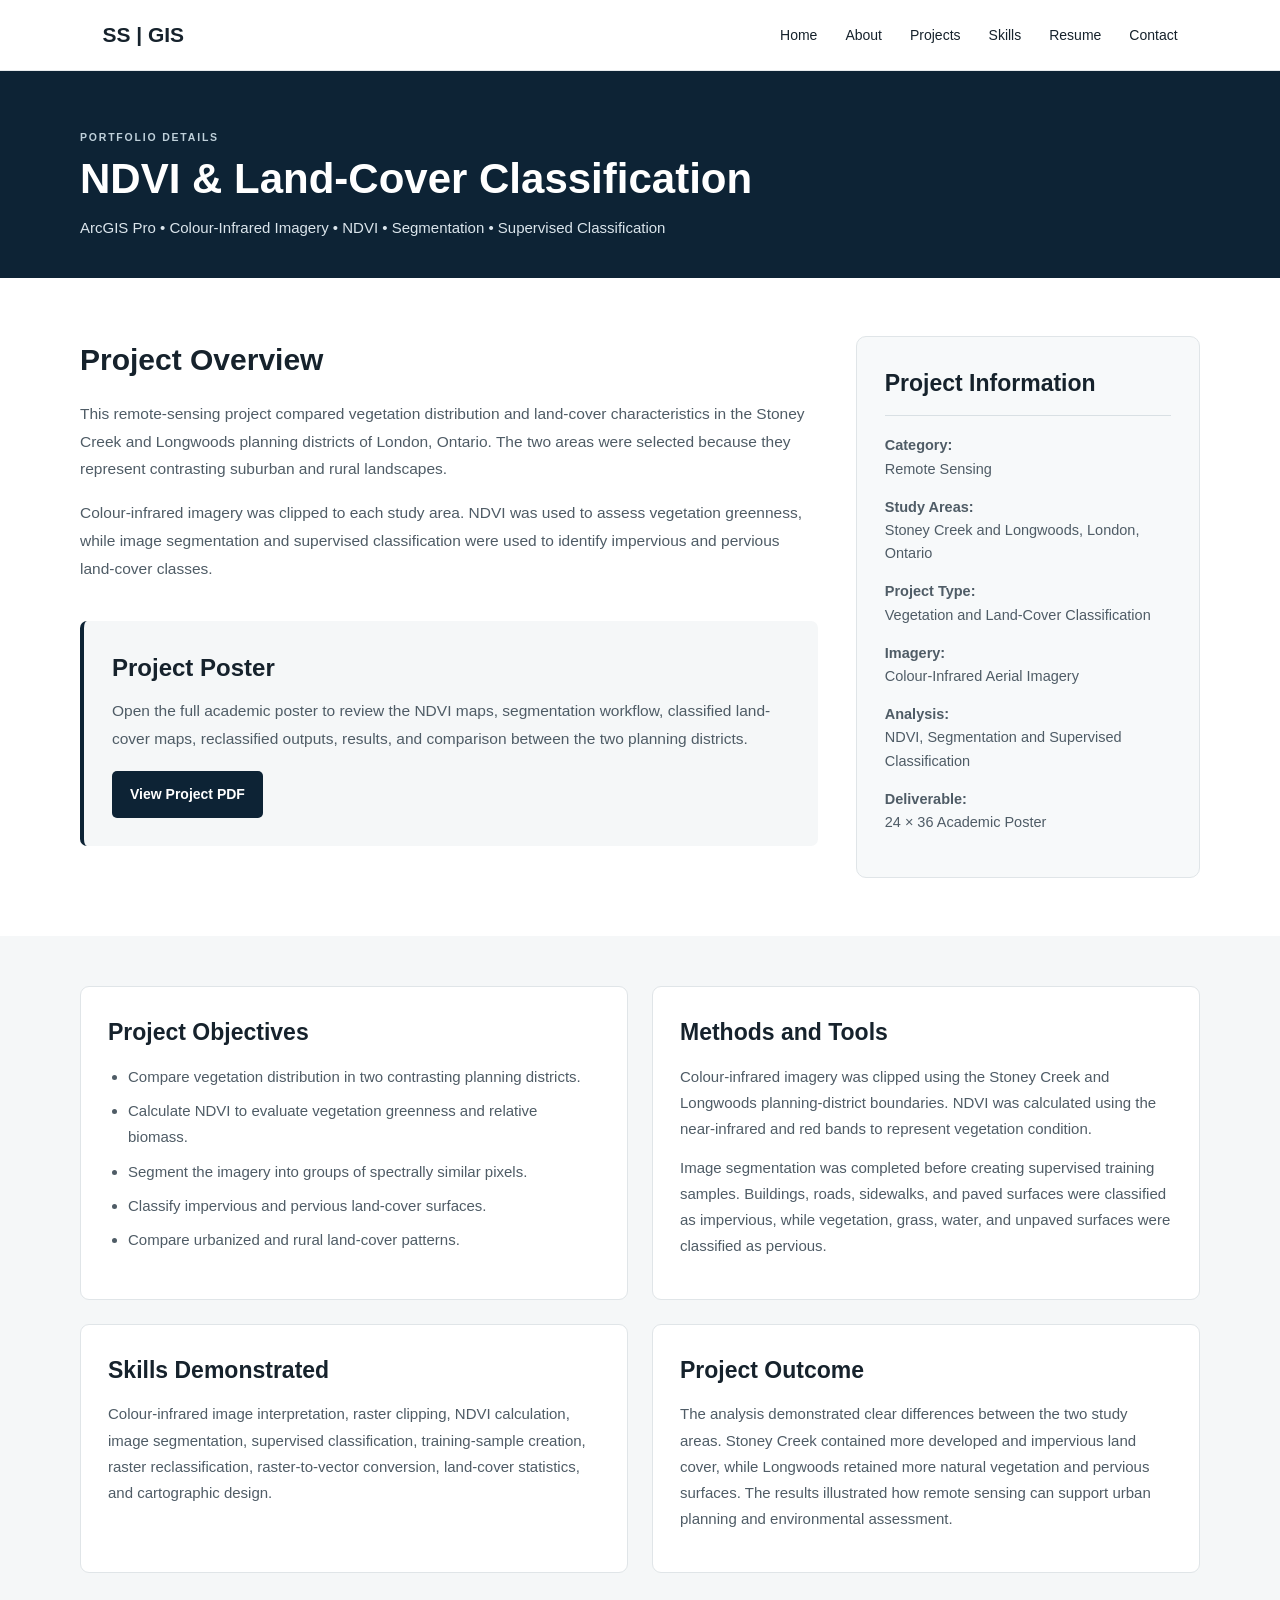
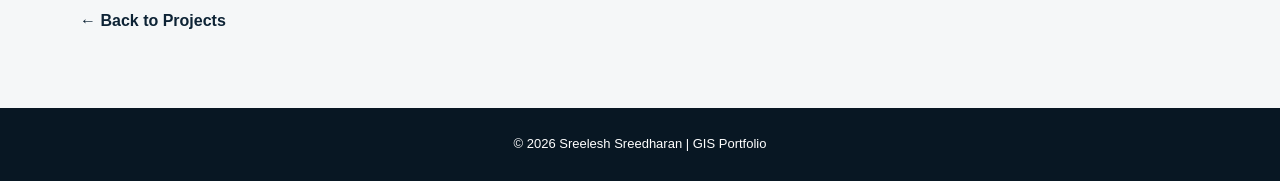
<file: projects/ndvi.html>
<!DOCTYPE html>
<html lang="en">

<head>
  <meta charset="UTF-8">

  <meta
    name="viewport"
    content="width=device-width, initial-scale=1.0"
  >

  <title>
    NDVI and Land-Cover Classification | Sreelesh Sreedharan
  </title>

  <meta
    name="description"
    content="NDVI and supervised image-classification project comparing vegetation and impervious surfaces in Stoney Creek and Longwoods, London, Ontario."
  >

  <link rel="stylesheet" href="../style.css">
</head>

<body>

  <header class="navbar">

    <div class="logo">SS | GIS</div>

    <nav>
      <a href="../index.html">Home</a>
      <a href="../index.html#about">About</a>
      <a href="../index.html#projects">Projects</a>
      <a href="../index.html#skills">Skills</a>

      <a
        href="../Sreelesh Sreedharan_Resume.pdf"
        target="_blank"
        rel="noopener noreferrer"
      >
        Resume
      </a>

      <a href="../index.html#contact">Contact</a>
    </nav>

  </header>


  <main class="project-detail-page">

    <section class="project-detail-header">

      <div class="project-detail-container">

        <p class="section-label">PORTFOLIO DETAILS</p>

        <h1>NDVI &amp; Land-Cover Classification</h1>

        <p class="project-tools">
          ArcGIS Pro • Colour-Infrared Imagery • NDVI • Segmentation • Supervised Classification
        </p>

      </div>

    </section>


    <section class="project-overview-section">

      <div class="project-detail-container">

        <div class="project-overview-grid">


          <div class="project-main-overview">

            <h2>Project Overview</h2>

            <p>
              This remote-sensing project compared vegetation distribution and
              land-cover characteristics in the Stoney Creek and Longwoods
              planning districts of London, Ontario. The two areas were selected
              because they represent contrasting suburban and rural landscapes.
            </p>

            <p>
              Colour-infrared imagery was clipped to each study area. NDVI was
              used to assess vegetation greenness, while image segmentation and
              supervised classification were used to identify impervious and
              pervious land-cover classes.
            </p>


            <div class="project-pdf-box">

              <h2>Project Poster</h2>

              <p>
                Open the full academic poster to review the NDVI maps,
                segmentation workflow, classified land-cover maps, reclassified
                outputs, results, and comparison between the two planning
                districts.
              </p>

              <a
                class="file-button"
                href="../project-files/ndvi/ndvi-classification.pdf"
                target="_blank"
                rel="noopener noreferrer"
              >
                View Project PDF
              </a>

            </div>

          </div>


          <aside class="project-info-card">

            <h2>Project Information</h2>

            <div class="project-info-divider"></div>

            <p>
              <strong>Category:</strong><br>
              Remote Sensing
            </p>

            <p>
              <strong>Study Areas:</strong><br>
              Stoney Creek and Longwoods, London, Ontario
            </p>

            <p>
              <strong>Project Type:</strong><br>
              Vegetation and Land-Cover Classification
            </p>

            <p>
              <strong>Imagery:</strong><br>
              Colour-Infrared Aerial Imagery
            </p>

            <p>
              <strong>Analysis:</strong><br>
              NDVI, Segmentation and Supervised Classification
            </p>

            <p>
              <strong>Deliverable:</strong><br>
              24 × 36 Academic Poster
            </p>

          </aside>

        </div>

      </div>

    </section>


    <section class="project-content-section">

      <div class="project-detail-container">

        <div class="project-content-grid">


          <article class="project-content-card">

            <h2>Project Objectives</h2>

            <ul>
              <li>
                Compare vegetation distribution in two contrasting planning districts.
              </li>

              <li>
                Calculate NDVI to evaluate vegetation greenness and relative biomass.
              </li>

              <li>
                Segment the imagery into groups of spectrally similar pixels.
              </li>

              <li>
                Classify impervious and pervious land-cover surfaces.
              </li>

              <li>
                Compare urbanized and rural land-cover patterns.
              </li>
            </ul>

          </article>


          <article class="project-content-card">

            <h2>Methods and Tools</h2>

            <p>
              Colour-infrared imagery was clipped using the Stoney Creek and
              Longwoods planning-district boundaries. NDVI was calculated using
              the near-infrared and red bands to represent vegetation condition.
            </p>

            <p>
              Image segmentation was completed before creating supervised
              training samples. Buildings, roads, sidewalks, and paved surfaces
              were classified as impervious, while vegetation, grass, water, and
              unpaved surfaces were classified as pervious.
            </p>

          </article>


          <article class="project-content-card">

            <h2>Skills Demonstrated</h2>

            <p>
              Colour-infrared image interpretation, raster clipping, NDVI
              calculation, image segmentation, supervised classification,
              training-sample creation, raster reclassification, raster-to-vector
              conversion, land-cover statistics, and cartographic design.
            </p>

          </article>


          <article class="project-content-card">

            <h2>Project Outcome</h2>

            <p>
              The analysis demonstrated clear differences between the two study
              areas. Stoney Creek contained more developed and impervious land
              cover, while Longwoods retained more natural vegetation and
              pervious surfaces. The results illustrated how remote sensing can
              support urban planning and environmental assessment.
            </p>

          </article>

        </div>


        <a
          class="back-link"
          href="../index.html#projects"
        >
          ← Back to Projects
        </a>

      </div>

    </section>

  </main>


  <footer>
    <p>© 2026 Sreelesh Sreedharan | GIS Portfolio</p>
  </footer>

</body>

</html>
</file>
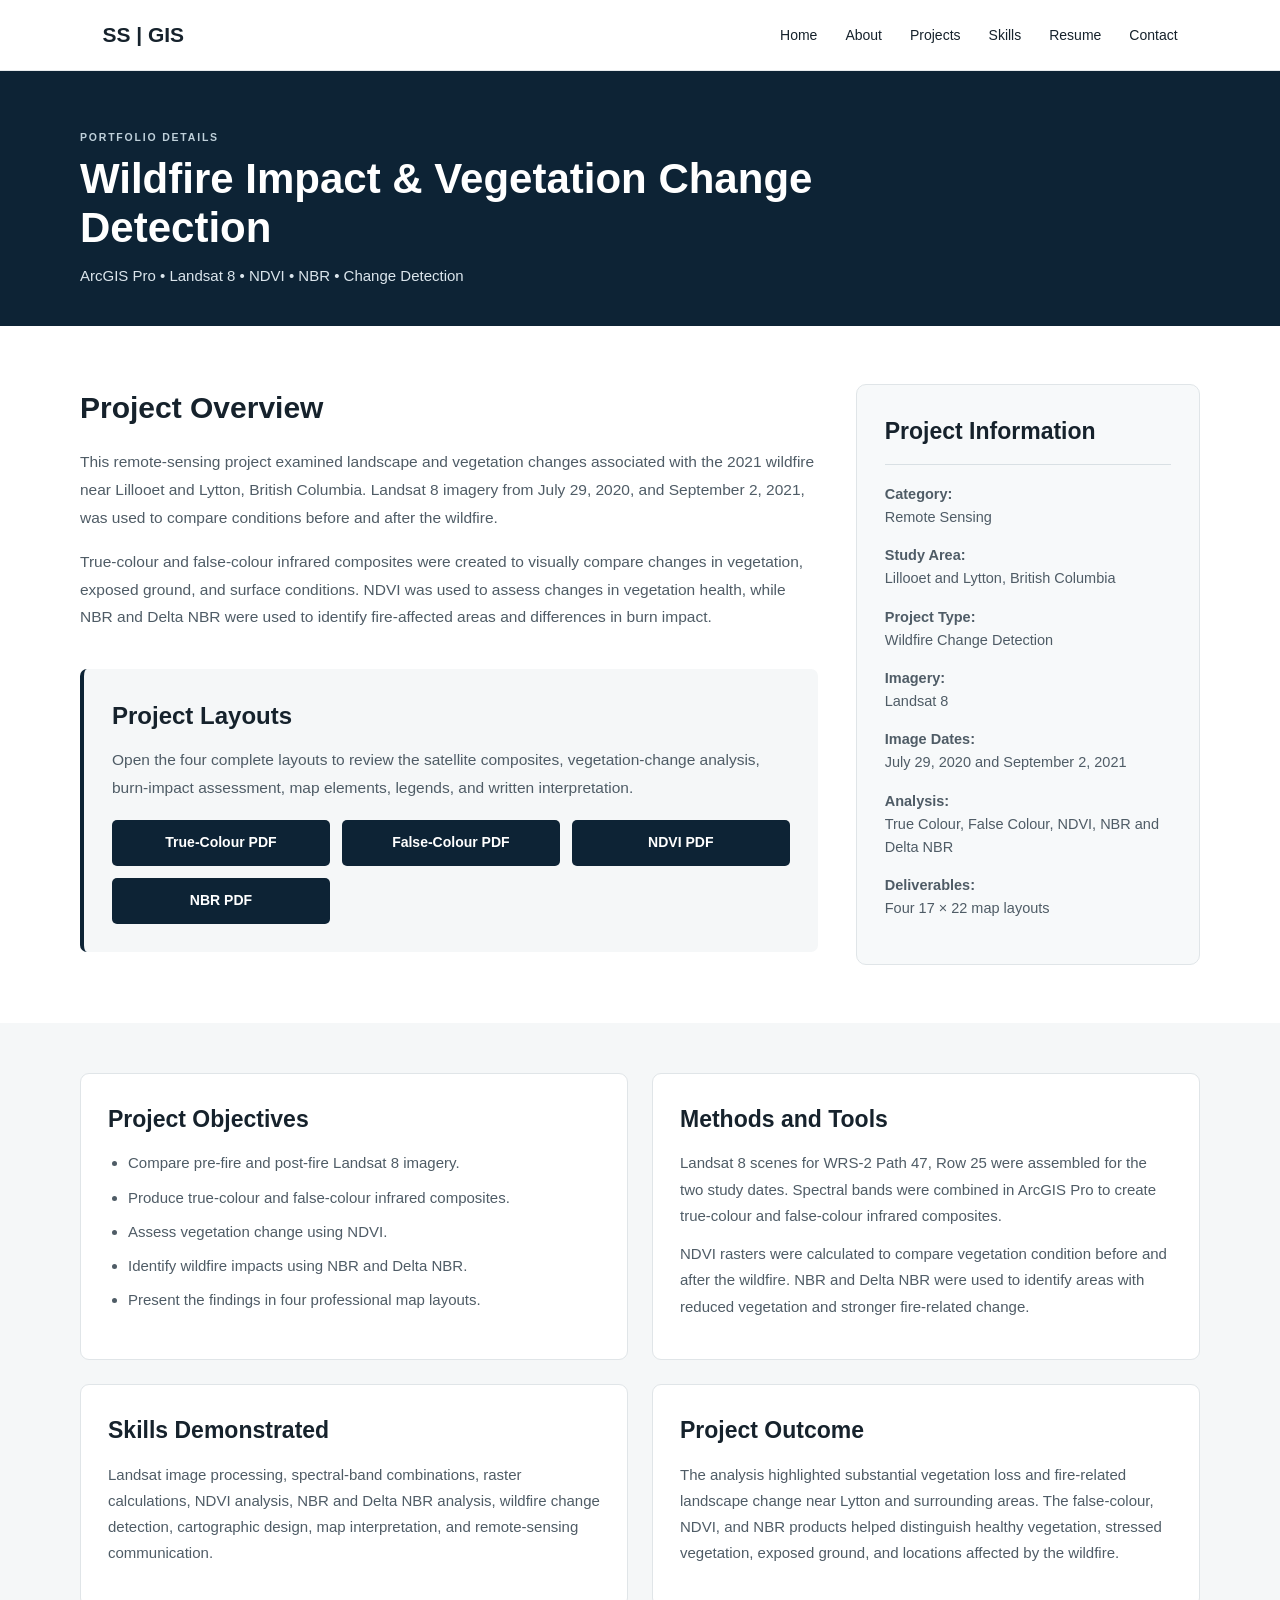
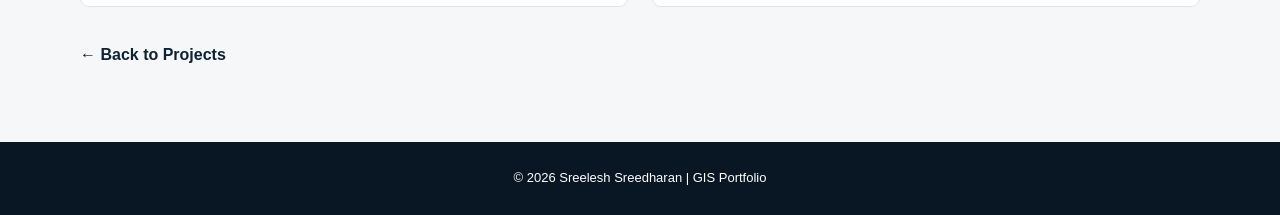
<file: projects/wildfire.html>
<!DOCTYPE html>
<html lang="en">

<head>
  <meta charset="UTF-8">

  <meta
    name="viewport"
    content="width=device-width, initial-scale=1.0"
  >

  <title>
    Wildfire Impact and Vegetation Change Detection | Sreelesh Sreedharan
  </title>

  <meta
    name="description"
    content="Landsat 8 wildfire change-detection project using true-colour, false-colour, NDVI, and NBR analysis for Lillooet and Lytton, British Columbia."
  >

  <link rel="stylesheet" href="../style.css">
</head>

<body>

  <header class="navbar">

    <div class="logo">SS | GIS</div>

    <nav>
      <a href="../index.html">Home</a>
      <a href="../index.html#about">About</a>
      <a href="../index.html#projects">Projects</a>
      <a href="../index.html#skills">Skills</a>

      <a
        href="../Sreelesh Sreedharan_Resume.pdf"
        target="_blank"
        rel="noopener noreferrer"
      >
        Resume
      </a>

      <a href="../index.html#contact">Contact</a>
    </nav>

  </header>


  <main class="project-detail-page">

    <section class="project-detail-header">

      <div class="project-detail-container">

        <p class="section-label">PORTFOLIO DETAILS</p>

        <h1>Wildfire Impact &amp; Vegetation Change Detection</h1>

        <p class="project-tools">
          ArcGIS Pro • Landsat 8 • NDVI • NBR • Change Detection
        </p>

      </div>

    </section>


    <section class="project-overview-section">

      <div class="project-detail-container">

        <div class="project-overview-grid">


          <div class="project-main-overview">

            <h2>Project Overview</h2>

            <p>
              This remote-sensing project examined landscape and vegetation
              changes associated with the 2021 wildfire near Lillooet and
              Lytton, British Columbia. Landsat 8 imagery from July 29, 2020,
              and September 2, 2021, was used to compare conditions before and
              after the wildfire.
            </p>

            <p>
              True-colour and false-colour infrared composites were created to
              visually compare changes in vegetation, exposed ground, and
              surface conditions. NDVI was used to assess changes in vegetation
              health, while NBR and Delta NBR were used to identify
              fire-affected areas and differences in burn impact.
            </p>


            <div class="project-pdf-box">

              <h2>Project Layouts</h2>

              <p>
                Open the four complete layouts to review the satellite
                composites, vegetation-change analysis, burn-impact assessment,
                map elements, legends, and written interpretation.
              </p>

              <div class="project-file-links">

                <a
                  class="file-button"
                  href="../project-files/wildfire/true-color.pdf"
                  target="_blank"
                  rel="noopener noreferrer"
                >
                  True-Colour PDF
                </a>

                <a
                  class="file-button"
                  href="../project-files/wildfire/false-color.pdf"
                  target="_blank"
                  rel="noopener noreferrer"
                >
                  False-Colour PDF
                </a>

                <a
                  class="file-button"
                  href="../project-files/wildfire/ndvi-change.pdf"
                  target="_blank"
                  rel="noopener noreferrer"
                >
                  NDVI PDF
                </a>

                <a
                  class="file-button"
                  href="../project-files/wildfire/nbr-change.pdf"
                  target="_blank"
                  rel="noopener noreferrer"
                >
                  NBR PDF
                </a>

              </div>

            </div>

          </div>


          <aside class="project-info-card">

            <h2>Project Information</h2>

            <div class="project-info-divider"></div>

            <p>
              <strong>Category:</strong><br>
              Remote Sensing
            </p>

            <p>
              <strong>Study Area:</strong><br>
              Lillooet and Lytton, British Columbia
            </p>

            <p>
              <strong>Project Type:</strong><br>
              Wildfire Change Detection
            </p>

            <p>
              <strong>Imagery:</strong><br>
              Landsat 8
            </p>

            <p>
              <strong>Image Dates:</strong><br>
              July 29, 2020 and September 2, 2021
            </p>

            <p>
              <strong>Analysis:</strong><br>
              True Colour, False Colour, NDVI, NBR and Delta NBR
            </p>

            <p>
              <strong>Deliverables:</strong><br>
              Four 17 × 22 map layouts
            </p>

          </aside>

        </div>

      </div>

    </section>


    <section class="project-content-section">

      <div class="project-detail-container">

        <div class="project-content-grid">


          <article class="project-content-card">

            <h2>Project Objectives</h2>

            <ul>
              <li>
                Compare pre-fire and post-fire Landsat 8 imagery.
              </li>

              <li>
                Produce true-colour and false-colour infrared composites.
              </li>

              <li>
                Assess vegetation change using NDVI.
              </li>

              <li>
                Identify wildfire impacts using NBR and Delta NBR.
              </li>

              <li>
                Present the findings in four professional map layouts.
              </li>
            </ul>

          </article>


          <article class="project-content-card">

            <h2>Methods and Tools</h2>

            <p>
              Landsat 8 scenes for WRS-2 Path 47, Row 25 were assembled for the
              two study dates. Spectral bands were combined in ArcGIS Pro to
              create true-colour and false-colour infrared composites.
            </p>

            <p>
              NDVI rasters were calculated to compare vegetation condition
              before and after the wildfire. NBR and Delta NBR were used to
              identify areas with reduced vegetation and stronger fire-related
              change.
            </p>

          </article>


          <article class="project-content-card">

            <h2>Skills Demonstrated</h2>

            <p>
              Landsat image processing, spectral-band combinations, raster
              calculations, NDVI analysis, NBR and Delta NBR analysis,
              wildfire change detection, cartographic design, map
              interpretation, and remote-sensing communication.
            </p>

          </article>


          <article class="project-content-card">

            <h2>Project Outcome</h2>

            <p>
              The analysis highlighted substantial vegetation loss and
              fire-related landscape change near Lytton and surrounding areas.
              The false-colour, NDVI, and NBR products helped distinguish
              healthy vegetation, stressed vegetation, exposed ground, and
              locations affected by the wildfire.
            </p>

          </article>

        </div>


        <a
          class="back-link"
          href="../index.html#projects"
        >
          ← Back to Projects
        </a>

      </div>

    </section>

  </main>


  <footer>
    <p>© 2026 Sreelesh Sreedharan | GIS Portfolio</p>
  </footer>

</body>

</html>
</file>
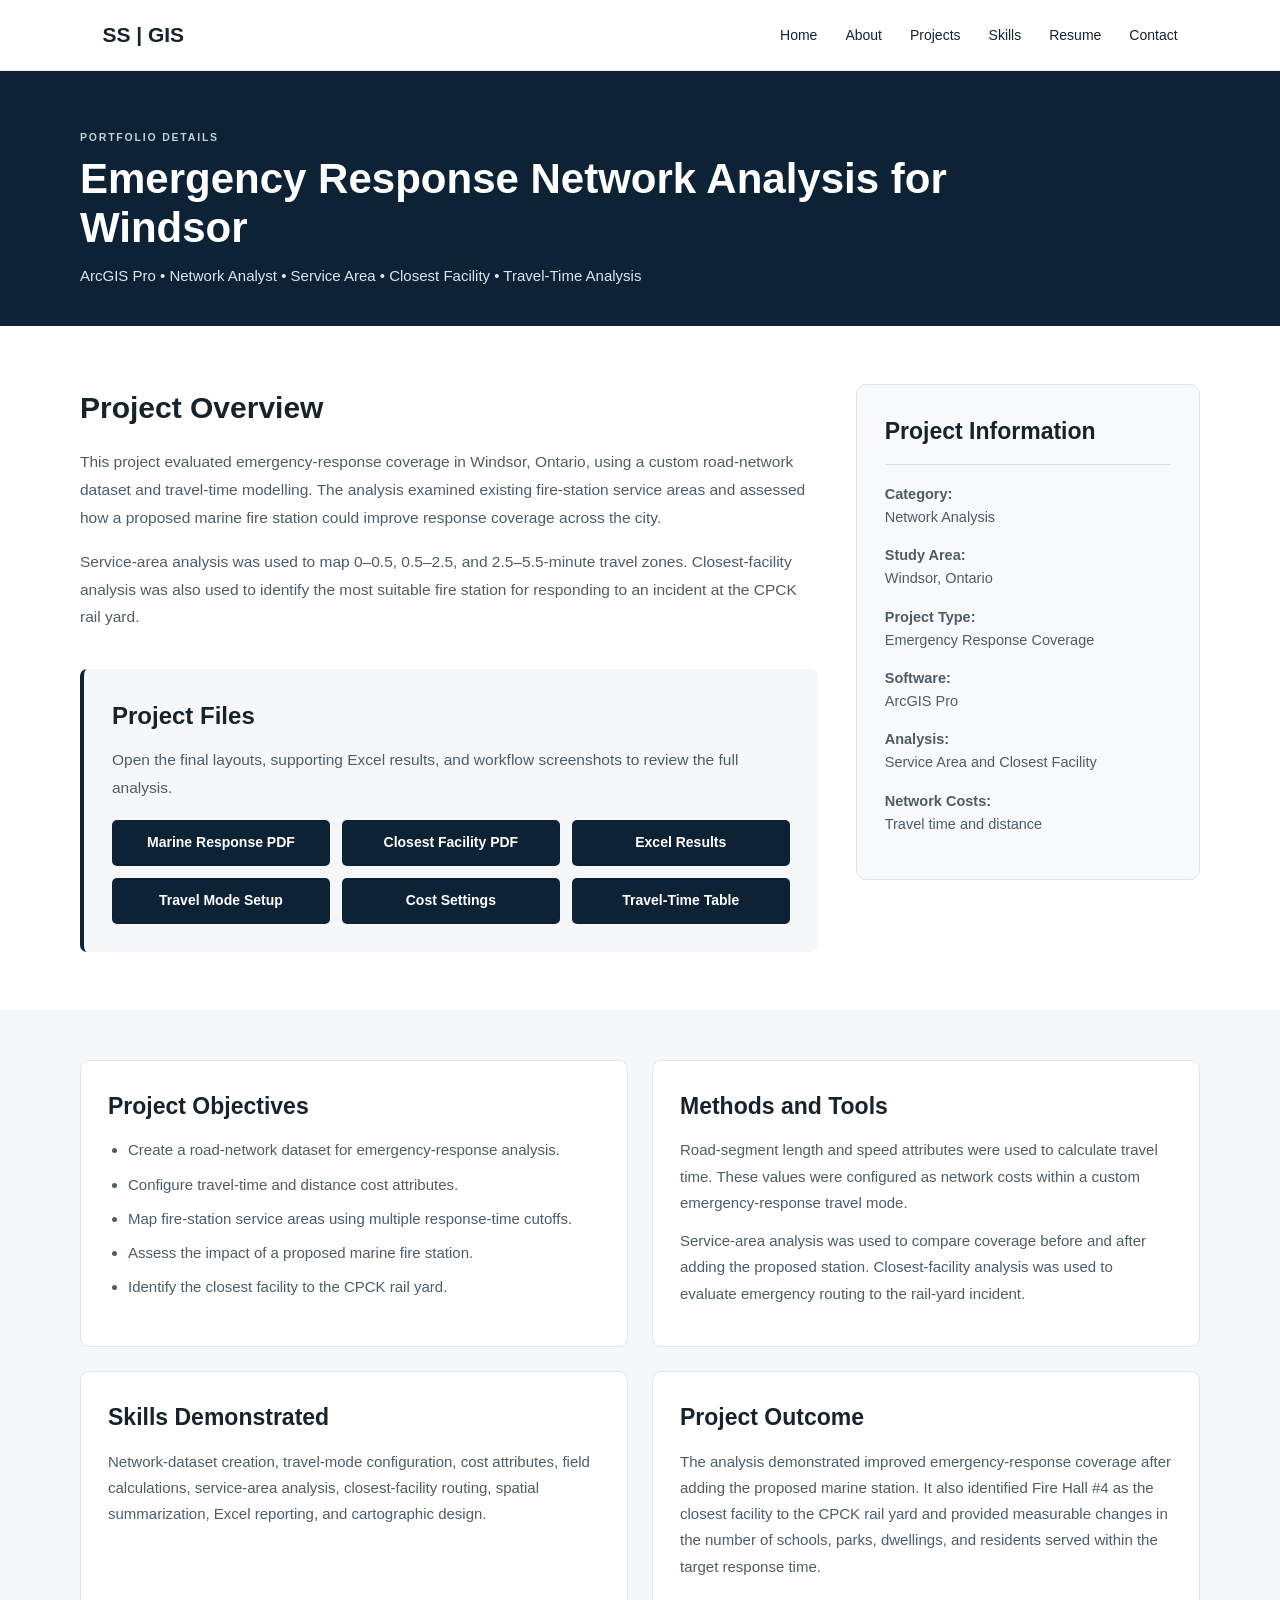
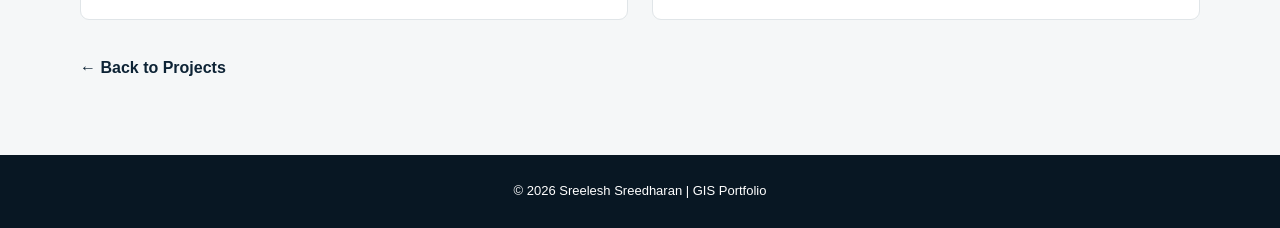
<file: projects/windsor-network.html>
<!DOCTYPE html>
<html lang="en">

<head>
  <meta charset="UTF-8">

  <meta
    name="viewport"
    content="width=device-width, initial-scale=1.0"
  >

  <title>
    Emergency Response Network Analysis for Windsor | Sreelesh Sreedharan
  </title>

  <meta
    name="description"
    content="Emergency response network analysis for Windsor using ArcGIS Pro, service areas, closest facility analysis, travel-time modelling, and supporting Excel results."
  >

  <link rel="stylesheet" href="../style.css">
</head>

<body>

  <header class="navbar">

    <div class="logo">SS | GIS</div>

    <nav>
      <a href="../index.html">Home</a>
      <a href="../index.html#about">About</a>
      <a href="../index.html#projects">Projects</a>
      <a href="../index.html#skills">Skills</a>

      <a
        href="../Sreelesh Sreedharan_Resume.pdf"
        target="_blank"
        rel="noopener noreferrer"
      >
        Resume
      </a>

      <a href="../index.html#contact">Contact</a>
    </nav>

  </header>


  <main class="project-detail-page">

    <section class="project-detail-header">

      <div class="project-detail-container">

        <p class="section-label">PORTFOLIO DETAILS</p>

        <h1>Emergency Response Network Analysis for Windsor</h1>

        <p class="project-tools">
          ArcGIS Pro • Network Analyst • Service Area • Closest Facility • Travel-Time Analysis
        </p>

      </div>

    </section>


    <section class="project-overview-section">

      <div class="project-detail-container">

        <div class="project-overview-grid">


          <div class="project-main-overview">

            <h2>Project Overview</h2>

            <p>
              This project evaluated emergency-response coverage in Windsor,
              Ontario, using a custom road-network dataset and travel-time
              modelling. The analysis examined existing fire-station service
              areas and assessed how a proposed marine fire station could improve
              response coverage across the city.
            </p>

            <p>
              Service-area analysis was used to map 0–0.5, 0.5–2.5, and
              2.5–5.5-minute travel zones. Closest-facility analysis was also
              used to identify the most suitable fire station for responding to
              an incident at the CPCK rail yard.
            </p>


            <div class="project-pdf-box">

              <h2>Project Files</h2>

              <p>
                Open the final layouts, supporting Excel results, and workflow
                screenshots to review the full analysis.
              </p>

              <div class="project-file-links">

                <a
                  class="file-button"
                  href="../project-files/windsor-network/marine-response-area.pdf"
                  target="_blank"
                  rel="noopener noreferrer"
                >
                  Marine Response PDF
                </a>

                <a
                  class="file-button"
                  href="../project-files/windsor-network/closest-facility-routing.pdf"
                  target="_blank"
                  rel="noopener noreferrer"
                >
                  Closest Facility PDF
                </a>

                <a
                  class="file-button"
                  href="../project-files/windsor-network/analysis-results.xlsx"
                  download
                >
                  Excel Results
                </a>

                <a
                  class="file-button"
                  href="../project-files/windsor-network/network-travel-mode.png"
                  target="_blank"
                  rel="noopener noreferrer"
                >
                  Travel Mode Setup
                </a>

                <a
                  class="file-button"
                  href="../project-files/windsor-network/network-cost-settings.png"
                  target="_blank"
                  rel="noopener noreferrer"
                >
                  Cost Settings
                </a>

                <a
                  class="file-button"
                  href="../project-files/windsor-network/road-travel-time-table.png"
                  target="_blank"
                  rel="noopener noreferrer"
                >
                  Travel-Time Table
                </a>

              </div>

            </div>

          </div>


          <aside class="project-info-card">

            <h2>Project Information</h2>

            <div class="project-info-divider"></div>

            <p>
              <strong>Category:</strong><br>
              Network Analysis
            </p>

            <p>
              <strong>Study Area:</strong><br>
              Windsor, Ontario
            </p>

            <p>
              <strong>Project Type:</strong><br>
              Emergency Response Coverage
            </p>

            <p>
              <strong>Software:</strong><br>
              ArcGIS Pro
            </p>

            <p>
              <strong>Analysis:</strong><br>
              Service Area and Closest Facility
            </p>

            <p>
              <strong>Network Costs:</strong><br>
              Travel time and distance
            </p>

          </aside>

        </div>

      </div>

    </section>


    <section class="project-content-section">

      <div class="project-detail-container">

        <div class="project-content-grid">


          <article class="project-content-card">

            <h2>Project Objectives</h2>

            <ul>
              <li>Create a road-network dataset for emergency-response analysis.</li>
              <li>Configure travel-time and distance cost attributes.</li>
              <li>Map fire-station service areas using multiple response-time cutoffs.</li>
              <li>Assess the impact of a proposed marine fire station.</li>
              <li>Identify the closest facility to the CPCK rail yard.</li>
            </ul>

          </article>


          <article class="project-content-card">

            <h2>Methods and Tools</h2>

            <p>
              Road-segment length and speed attributes were used to calculate
              travel time. These values were configured as network costs within
              a custom emergency-response travel mode.
            </p>

            <p>
              Service-area analysis was used to compare coverage before and
              after adding the proposed station. Closest-facility analysis was
              used to evaluate emergency routing to the rail-yard incident.
            </p>

          </article>


          <article class="project-content-card">

            <h2>Skills Demonstrated</h2>

            <p>
              Network-dataset creation, travel-mode configuration, cost
              attributes, field calculations, service-area analysis,
              closest-facility routing, spatial summarization, Excel reporting,
              and cartographic design.
            </p>

          </article>


          <article class="project-content-card">

            <h2>Project Outcome</h2>

            <p>
              The analysis demonstrated improved emergency-response coverage
              after adding the proposed marine station. It also identified Fire
              Hall #4 as the closest facility to the CPCK rail yard and provided
              measurable changes in the number of schools, parks, dwellings, and
              residents served within the target response time.
            </p>

          </article>

        </div>


        <a
          class="back-link"
          href="../index.html#projects"
        >
          ← Back to Projects
        </a>

      </div>

    </section>

  </main>


  <footer>
    <p>© 2026 Sreelesh Sreedharan | GIS Portfolio</p>
  </footer>

</body>

</html>
</file>
<file: style.css>
* {
  margin: 0;
  padding: 0;
  box-sizing: border-box;
}

html {
  scroll-behavior: smooth;
}

body {
  font-family: Arial, Helvetica, sans-serif;
  color: #16222c;
  background: #ffffff;
  line-height: 1.6;
}

a {
  text-decoration: none;
  color: inherit;
}


/* =========================
   NAVIGATION
========================= */

.navbar {
  position: sticky;
  top: 0;
  z-index: 1000;

  display: flex;
  justify-content: space-between;
  align-items: center;

  padding: 18px 8%;

  background: rgba(255, 255, 255, 0.97);
  border-bottom: 1px solid #e6e9ec;
}

.logo {
  font-size: 21px;
  font-weight: 700;
}

.navbar nav {
  display: flex;
  gap: 28px;
  align-items: center;
}

.navbar nav a {
  font-size: 14px;
  font-weight: 500;
  transition: 0.2s ease;
}

.navbar nav a:hover {
  opacity: 0.65;
}


/* =========================
   HERO
========================= */

.hero {
  min-height: 70vh;

  display: flex;
  align-items: center;

  padding: 75px 8%;

  background: #0d2335;
  color: white;
}

.hero-inner {
  width: 100%;
  max-width: 1500px;
  margin: 0 auto;

  display: grid;
  grid-template-columns: 1.5fr 0.7fr;
  gap: 65px;

  align-items: center;
}

.hero-content {
  max-width: 850px;
}

.eyebrow {
  font-size: 12px;
  font-weight: 700;
  letter-spacing: 3.5px;
  margin-bottom: 16px;
}

.hero h1 {
  font-size: clamp(48px, 5.7vw, 80px);
  line-height: 1.03;
  margin-bottom: 22px;
}

.hero h2 {
  font-size: clamp(20px, 2.5vw, 29px);
  font-weight: 400;
  margin-bottom: 18px;
}

.hero p {
  max-width: 740px;
  font-size: 16px;
  color: #dbe5ec;
}

.hero-buttons {
  margin-top: 30px;

  display: flex;
  gap: 14px;
  flex-wrap: wrap;
}

.button {
  display: inline-block;

  padding: 12px 20px;

  border-radius: 5px;

  font-size: 14px;
  font-weight: 700;

  transition: 0.2s ease;
}

.button:hover {
  transform: translateY(-2px);
}

.primary {
  background: white;
  color: #0d2335;
}

.secondary {
  border: 1px solid white;
  color: white;
}


/* =========================
   PROFILE PHOTO
========================= */

.hero-photo {
  display: flex;
  justify-content: center;
  align-items: center;
}

.hero-photo img {
  width: 280px;
  height: 280px;

  object-fit: cover;
  object-position: center;

  border-radius: 50%;

  border: 5px solid rgba(255, 255, 255, 0.92);

  box-shadow: 0 20px 50px rgba(0, 0, 0, 0.28);
}


/* =========================
   GENERAL SECTIONS
========================= */

.section {
  padding: 78px 8%;
}

.section h2 {
  font-size: 34px;
  line-height: 1.2;
  margin-bottom: 16px;
}

.section-label {
  color: #557080;
  font-size: 10.5px;
  letter-spacing: 1.8px;
  font-weight: 700;
  margin-bottom: 10px;
}

.section-intro {
  max-width: 900px;
  color: #5d6872;
  font-size: 15px;
  margin-bottom: 40px;
}


/* =========================
   ABOUT
========================= */

.about-section {
  max-width: 1500px;
  margin: 0 auto;
}

.about-block {
  max-width: 1100px;
  margin-bottom: 55px;
}

.about-block h2 {
  font-size: 31px;
  margin-bottom: 16px;
}

.about-block p {
  font-size: 15px;
  color: #4f5c66;
  margin-bottom: 15px;
  line-height: 1.7;
}

.professional-focus {
  max-width: none;

  padding: 34px 38px;

  background: #0d2335;
  color: white;

  border-radius: 10px;

  margin-bottom: 0;
}

.professional-focus .section-label {
  color: #b9cad5;
}

.professional-focus h2 {
  color: white;
  font-size: 29px;
}

.professional-focus p {
  color: #dbe5ec;

  max-width: 1100px;

  font-size: 15px;
  line-height: 1.7;
}


/* =========================
   PROJECTS
========================= */

.projects-section {
  background: #f5f7f8;
}

.project-grid {
  display: grid;

  grid-template-columns: repeat(3, 1fr);

  gap: 26px;
}

.project-card {
  background: white;

  border: 1px solid #e0e5e8;
  border-radius: 9px;

  overflow: hidden;

  transition:
    transform 0.25s ease,
    box-shadow 0.25s ease;
}

.project-card:hover {
  transform: translateY(-6px);

  box-shadow:
    0 14px 30px rgba(0, 0, 0, 0.10);
}

.project-card img {
  width: 100%;
  height: 225px;

  object-fit: cover;

  display: block;
}

.project-content {
  padding: 20px;
}

.category {
  font-size: 10.5px;
  font-weight: 700;

  letter-spacing: 1.2px;

  color: #557080;
}

.project-content h3 {
  font-size: 19px;
  line-height: 1.3;

  margin: 8px 0;
}

.project-content p {
  color: #65717b;

  font-size: 14px;

  margin-bottom: 13px;
}

.project-link {
  font-size: 14px;
  font-weight: 700;
}

.project-link:hover {
  text-decoration: underline;
}


/* =========================
   SKILLS
========================= */

.skills-grid {
  display: grid;

  grid-template-columns: repeat(3, 1fr);

  gap: 24px;

  margin-top: 30px;
}

.skills-grid div {
  padding: 23px;

  background: #f5f7f8;

  border-radius: 8px;
}

.skills-grid h3 {
  font-size: 18px;
  margin-bottom: 10px;
}

.skills-grid p {
  font-size: 14px;
  line-height: 1.7;
}


/* =========================
   CONTACT
========================= */

.contact {
  text-align: center;
}

.contact h2 {
  font-size: 34px;
}

.contact p {
  margin: 7px 0;
  font-size: 15px;
}

.contact a:hover {
  text-decoration: underline;
}


/* =========================
   FOOTER
========================= */

footer {
  text-align: center;

  padding: 26px;

  background: #081723;
  color: white;

  font-size: 13px;
}


/* =========================
   HOMEPAGE RESPONSIVE
========================= */

@media (max-width: 1000px) {

  .hero-inner {
    grid-template-columns: 1.2fr 0.8fr;
    gap: 40px;
  }

  .hero-photo img {
    width: 240px;
    height: 240px;
  }

}


@media (max-width: 900px) {

  .project-grid {
    grid-template-columns: repeat(2, 1fr);
  }

}


@media (max-width: 850px) {

  .hero {
    padding-top: 65px;
    padding-bottom: 65px;
  }

  .hero-inner {
    grid-template-columns: 1fr;
    text-align: center;
  }

  .hero-content {
    margin: 0 auto;
  }

  .hero p {
    margin-left: auto;
    margin-right: auto;
  }

  .hero-buttons {
    justify-content: center;
  }

  .hero-photo {
    order: -1;
  }

  .hero-photo img {
    width: 210px;
    height: 210px;
  }

}


@media (max-width: 650px) {

  .navbar {
    flex-direction: column;

    gap: 12px;

    padding: 15px 6%;
  }

  .navbar nav {
    flex-wrap: wrap;
    justify-content: center;

    gap: 14px;
  }

  .navbar nav a {
    font-size: 13px;
  }

  .hero {
    min-height: auto;

    padding: 55px 7%;
  }

  .hero h1 {
    font-size: 42px;
  }

  .hero h2 {
    font-size: 20px;
  }

  .hero p {
    font-size: 15px;
  }

  .section {
    padding: 58px 7%;
  }

  .section h2 {
    font-size: 29px;
  }

  .about-block h2 {
    font-size: 27px;
  }

  .about-block p,
  .professional-focus p {
    font-size: 14.5px;
  }

  .project-grid,
  .skills-grid {
    grid-template-columns: 1fr;
  }

  .hero-photo img {
    width: 185px;
    height: 185px;
  }

  .professional-focus {
    padding: 26px;
  }

  .professional-focus h2 {
    font-size: 26px;
  }

}


/* =========================
   PROJECT DETAIL PAGE
========================= */

.project-detail-page {
  background: #ffffff;
}

.project-detail-container {
  width: min(1120px, 88%);
  margin: 0 auto;
}

.project-detail-header {
  padding: 58px 0 38px;
  background: #0d2335;
  color: white;
}

.project-detail-header .section-label {
  color: #bfd0da;
}

.project-detail-header h1 {
  max-width: 900px;
  font-size: 42px;
  line-height: 1.15;
  margin-bottom: 12px;
}

.project-detail-header .project-tools {
  color: #dbe5ec;
  font-size: 15px;
  margin-bottom: 0;
}


/* =========================
   PROJECT OVERVIEW
========================= */

.project-overview-section {
  padding: 58px 0;
}

.project-overview-grid {
  display: grid;
  grid-template-columns: minmax(0, 1.5fr) minmax(290px, 0.7fr);
  gap: 38px;
  align-items: start;
}

.project-main-overview h2 {
  font-size: 30px;
  margin-bottom: 16px;
}

.project-main-overview p {
  color: #4f5c66;
  font-size: 15.5px;
  line-height: 1.8;
  margin-bottom: 16px;
}


/* =========================
   PROJECT INFORMATION
========================= */

.project-info-card {
  padding: 28px;
  background: #f7f9fa;
  border: 1px solid #e0e5e8;
  border-radius: 10px;
}

.project-info-card h2 {
  font-size: 23px;
  margin-bottom: 14px;
}

.project-info-divider {
  height: 1px;
  background: #d9e0e4;
  margin-bottom: 18px;
}

.project-info-card p {
  color: #4f5c66;
  font-size: 14.5px;
  line-height: 1.6;
  margin-bottom: 15px;
}


/* =========================
   PROJECT FILE BOX
========================= */

.project-pdf-box {
  margin-top: 38px;
  padding: 28px;
  background: #f5f7f8;
  border-left: 4px solid #0d2335;
  border-radius: 7px;
}

.project-pdf-box h2 {
  font-size: 24px;
  margin-bottom: 10px;
}

.project-pdf-box p {
  margin-bottom: 18px;
}

.file-button {
  display: inline-block;
  padding: 12px 18px;
  background: #0d2335;
  color: white;
  border-radius: 5px;
  font-size: 14px;
  font-weight: 700;
  transition: 0.2s ease;
}

.file-button:hover {
  background: #17384f;
  transform: translateY(-2px);
}


/* =========================
   PROJECT FILE BUTTON GRID
========================= */

.project-file-links {
  display: grid;
  grid-template-columns: repeat(3, minmax(0, 1fr));
  gap: 12px;
  margin-top: 18px;
}

.project-file-links .file-button {
  display: flex;
  align-items: center;
  justify-content: center;

  width: 100%;
  min-height: 46px;
  margin: 0;
  padding: 10px 14px;

  text-align: center;
  line-height: 1.25;
}


/* =========================
   LOWER PROJECT CONTENT
========================= */

.project-content-section {
  padding: 50px 0 75px;
  background: #f5f7f8;
}

.project-content-grid {
  display: grid;
  grid-template-columns: repeat(2, minmax(0, 1fr));
  gap: 24px;
}

.project-content-card {
  padding: 27px;
  background: white;
  border: 1px solid #e0e5e8;
  border-radius: 9px;
}

.project-content-card h2 {
  font-size: 23px;
  margin-bottom: 13px;
}

.project-content-card p,
.project-content-card li {
  color: #4f5c66;
  font-size: 15px;
  line-height: 1.75;
}

.project-content-card p {
  margin-bottom: 12px;
}

.project-content-card ul {
  padding-left: 20px;
}

.project-content-card li {
  margin-bottom: 8px;
}

.back-link {
  display: inline-block;
  margin-top: 35px;
  color: #0d2335;
  font-weight: 700;
}

.back-link:hover {
  text-decoration: underline;
}


/* =========================
   PROJECT DETAIL RESPONSIVE
========================= */

@media (max-width: 850px) {

  .project-overview-grid {
    grid-template-columns: 1fr;
  }

  .project-info-card {
    order: -1;
  }

}


@media (max-width: 750px) {

  .project-file-links {
    grid-template-columns: repeat(2, minmax(0, 1fr));
  }

}


@media (max-width: 650px) {

  .project-detail-container {
    width: 90%;
  }

  .project-detail-header h1 {
    font-size: 31px;
  }

  .project-content-grid {
    grid-template-columns: 1fr;
  }

  .project-main-overview h2 {
    font-size: 26px;
  }

}


@media (max-width: 480px) {

  .project-file-links {
    grid-template-columns: 1fr;
  }

}
</file>
